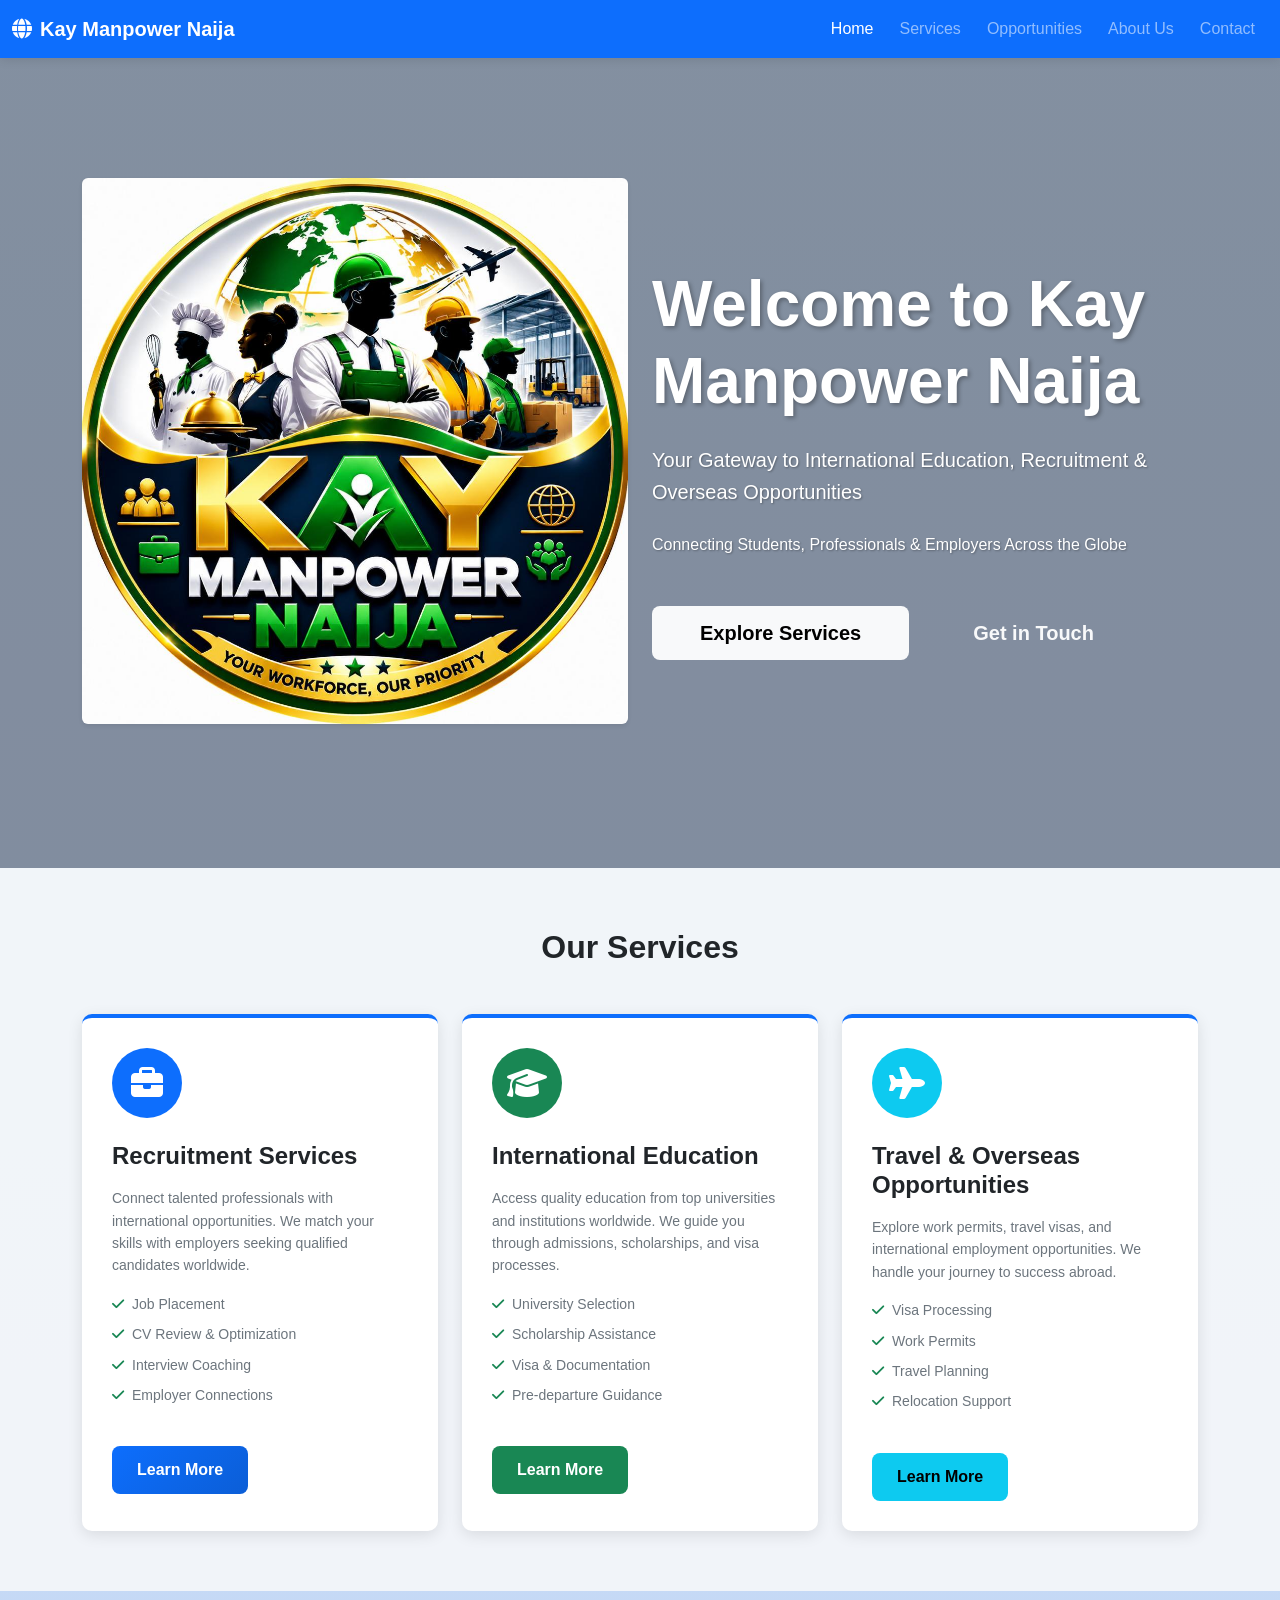
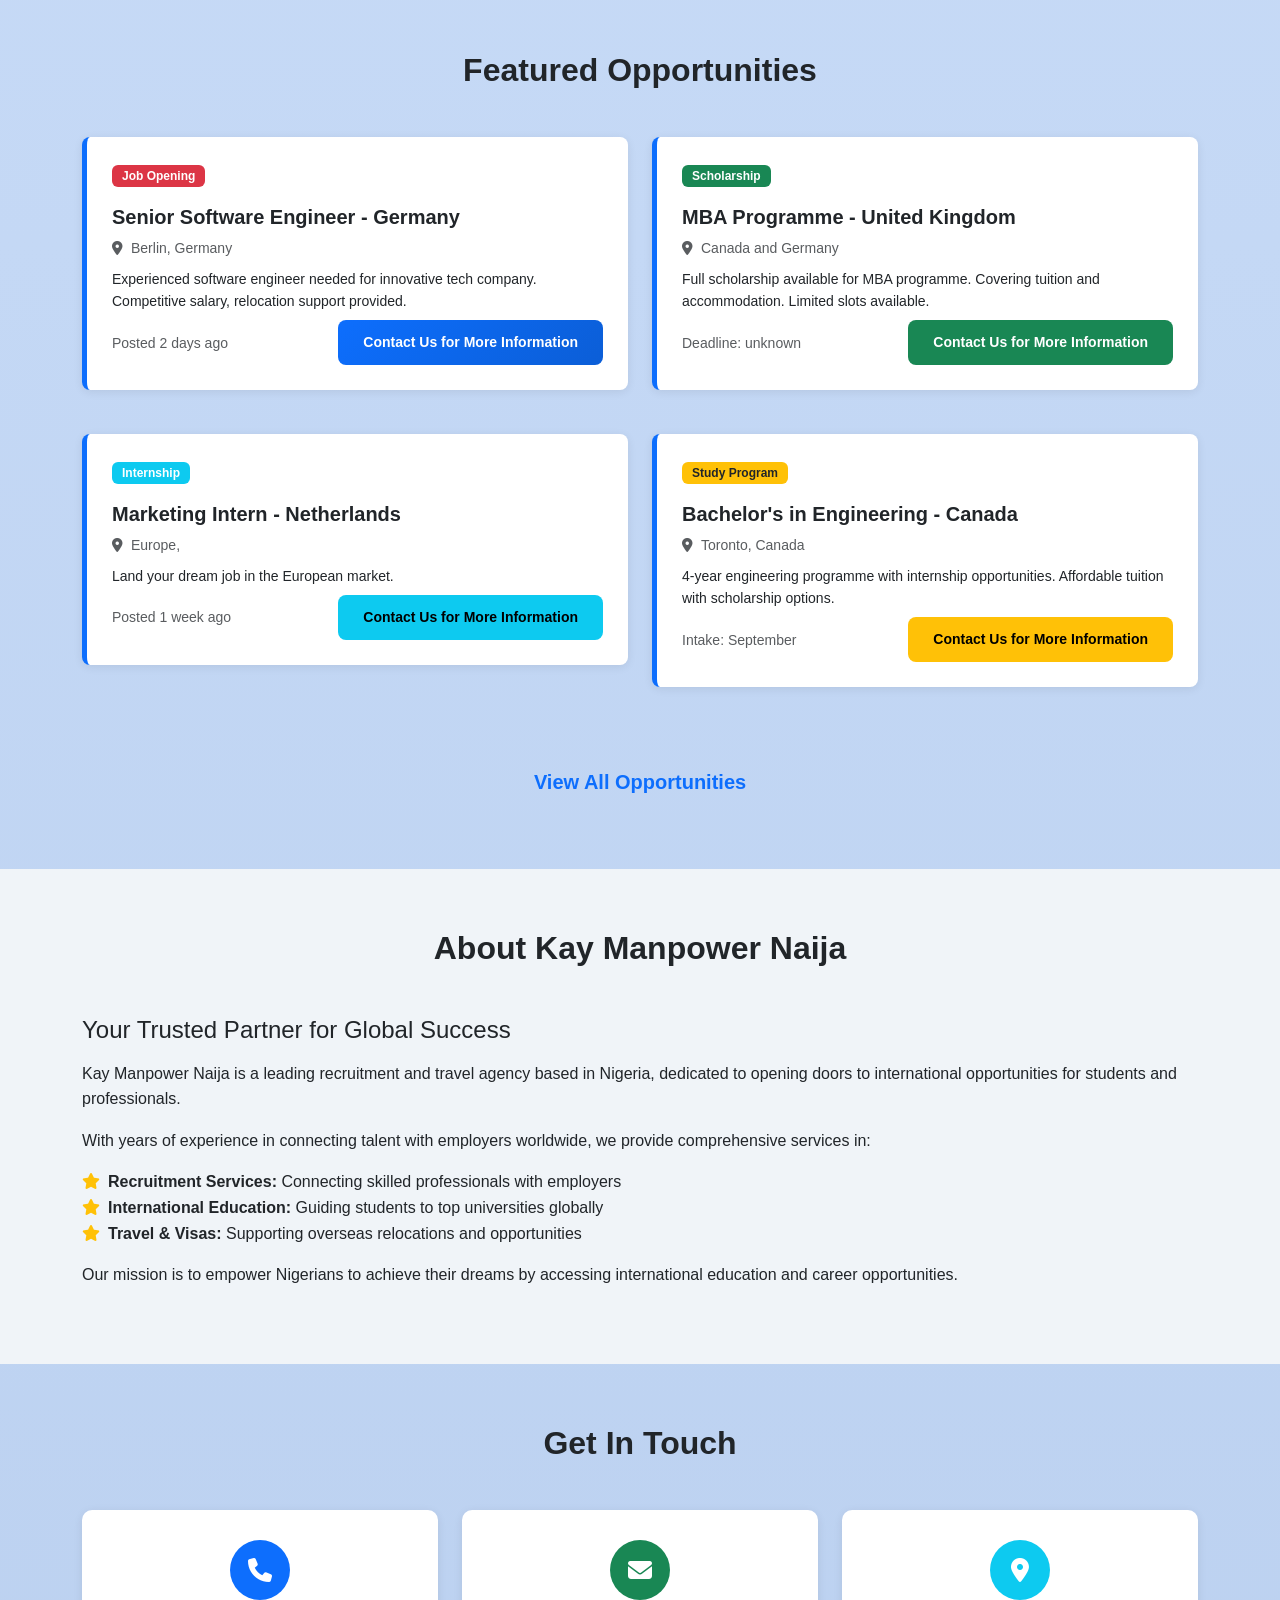
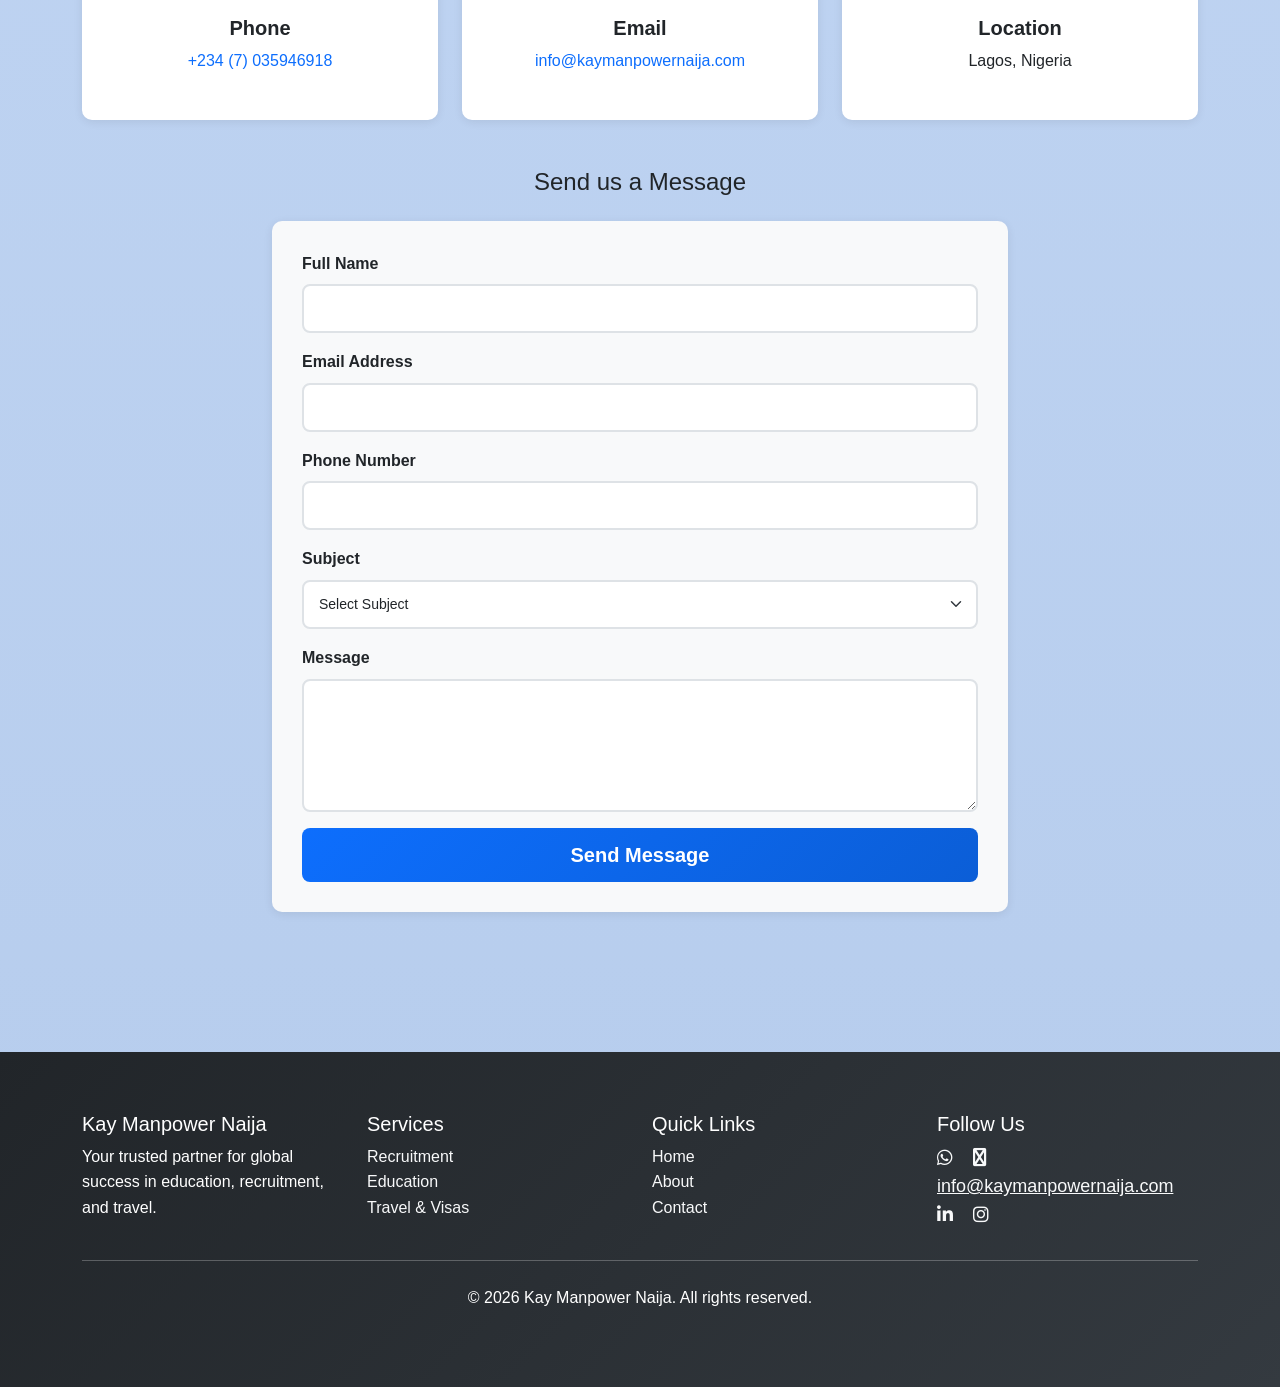
<file: index.html>
<!DOCTYPE html>
<html lang="en">
<head>
    <meta charset="UTF-8">
    <meta name="viewport" content="width=device-width, initial-scale=1.0">
    <title>Kay Manpower Naija - Recruitment, Education & Travel Services</title>
    <link href="https://cdn.jsdelivr.net/npm/bootstrap@5.3.0/dist/css/bootstrap.min.css" rel="stylesheet">
    <link rel="stylesheet" href="https://cdnjs.cloudflare.com/ajax/libs/font-awesome/6.4.0/css/all.min.css">
    <link rel="stylesheet" href="assets/css/style.css">
</head>
<body>
    <!-- Navigation -->
    <nav class="navbar navbar-expand-lg navbar-dark bg-primary sticky-top">
        <div class="container-fluid">
            <a class="navbar-brand fw-bold" href="#home">
                <i class="fas fa-globe me-2"></i>Kay Manpower Naija
            </a>
            <button class="navbar-toggler" type="button" data-bs-toggle="collapse" data-bs-target="#navbarNav">
                <span class="navbar-toggler-icon"></span>
            </button>
            <div class="collapse navbar-collapse" id="navbarNav">
                <ul class="navbar-nav ms-auto">
                    <li class="nav-item"><a class="nav-link" href="#home">Home</a></li>
                    <li class="nav-item"><a class="nav-link" href="#services">Services</a></li>
                    <li class="nav-item"><a class="nav-link" href="#opportunities">Opportunities</a></li>
                    <li class="nav-item"><a class="nav-link" href="#about">About Us</a></li>
                    <li class="nav-item"><a class="nav-link" href="#contact">Contact</a></li>
                </ul>
            </div>
        </div>
    </nav>

    <!-- Hero Section -->
    <section id="home" class="hero-section text-white py-5">
        <div class="container py-5">
            <div class="row align-items-center g-4">
                <div class="col-lg-6 text-center text-lg-start">
                    <img src="assets/logo-pic.jpeg" alt="Kay Manpower Naija" class="img-fluid rounded shadow-sm mb-4" style="max-width: 100%; height: auto;">
                </div>
                <div class="col-lg-6 text-center text-lg-start">
                    <h1 class="display-3 fw-bold mb-4">Welcome to Kay Manpower Naija</h1>
                    <p class="lead mb-4">Your Gateway to International Education, Recruitment & Overseas Opportunities</p>
                    <p class="mb-5">Connecting Students, Professionals & Employers Across the Globe</p>
                    <div class="d-flex gap-3 justify-content-center justify-content-lg-start flex-wrap">
                        <a href="#services" class="btn btn-light btn-lg px-5">Explore Services</a>
                        <a href="#contact" class="btn btn-outline-light btn-lg px-5">Get in Touch</a>
                    </div>
                </div>
            </div>
        </div>
    </section>
    <!-- Services Section -->
    <section id="services" class="services-section py-5 bg-light">
        <div class="container">
            <h2 class="text-center mb-5 fw-bold">Our Services</h2>
            <div class="row g-4">
                <!-- Recruitment Services -->
                <div class="col-md-4">
                    <div class="service-card h-100">
                        <div class="service-icon bg-primary">
                            <i class="fas fa-briefcase"></i>
                        </div>
                        <h4 class="mt-4 mb-3">Recruitment Services</h4>
                        <p>Connect talented professionals with international opportunities. We match your skills with employers seeking qualified candidates worldwide.</p>
                        <ul class="list-unstyled mt-3">
                            <li><i class="fas fa-check text-success me-2"></i>Job Placement</li>
                            <li><i class="fas fa-check text-success me-2"></i>CV Review & Optimization</li>
                            <li><i class="fas fa-check text-success me-2"></i>Interview Coaching</li>
                            <li><i class="fas fa-check text-success me-2"></i>Employer Connections</li>
                        </ul>
                        <a href="recruitment.html" class="btn btn-primary mt-4">Learn More</a>
                    </div>
                </div>

                <!-- International Education -->
                <div class="col-md-4">
                    <div class="service-card h-100">
                        <div class="service-icon bg-success">
                            <i class="fas fa-graduation-cap"></i>
                        </div>
                        <h4 class="mt-4 mb-3">International Education</h4>
                        <p>Access quality education from top universities and institutions worldwide. We guide you through admissions, scholarships, and visa processes.</p>
                        <ul class="list-unstyled mt-3">
                            <li><i class="fas fa-check text-success me-2"></i>University Selection</li>
                            <li><i class="fas fa-check text-success me-2"></i>Scholarship Assistance</li>
                            <li><i class="fas fa-check text-success me-2"></i>Visa & Documentation</li>
                            <li><i class="fas fa-check text-success me-2"></i>Pre-departure Guidance</li>
                        </ul>
                        <a href="education.html" class="btn btn-success mt-4">Learn More</a>
                    </div>
                </div>

                <!-- Travel & Overseas Opportunities -->
                <div class="col-md-4">
                    <div class="service-card h-100">
                        <div class="service-icon bg-info">
                            <i class="fas fa-plane"></i>
                        </div>
                        <h4 class="mt-4 mb-3">Travel & Overseas Opportunities</h4>
                        <p>Explore work permits, travel visas, and international employment opportunities. We handle your journey to success abroad.</p>
                        <ul class="list-unstyled mt-3">
                            <li><i class="fas fa-check text-success me-2"></i>Visa Processing</li>
                            <li><i class="fas fa-check text-success me-2"></i>Work Permits</li>
                            <li><i class="fas fa-check text-success me-2"></i>Travel Planning</li>
                            <li><i class="fas fa-check text-success me-2"></i>Relocation Support</li>
                        </ul>
                        <a href="travel.html" class="btn btn-info mt-4">Learn More</a>
                    </div>
                </div>
            </div>
        </div>
    </section>

    <!-- Opportunities Section -->
    <section id="opportunities" class="opportunities-section py-5">
        <div class="container">
            <h2 class="text-center mb-5 fw-bold">Featured Opportunities</h2>
            <div class="row g-4">
                <div class="col-md-6">
                    <div class="opportunity-card">
                        <span class="badge bg-danger mb-2">Job Opening</span>
                        <h5>Senior Software Engineer - Germany</h5>
                        <p class="text-muted"><i class="fas fa-map-marker-alt me-2"></i>Berlin, Germany</p>
                        <p>Experienced software engineer needed for innovative tech company. Competitive salary, relocation support provided.</p>
                        <div class="d-flex justify-content-between align-items-center">
                            <small class="text-muted">Posted 2 days ago</small>
                            <a href="#" class="btn btn-sm btn-primary">Contact Us for More Information</a>
                        </div>
                    </div>
                </div>
                <div class="col-md-6">
                    <div class="opportunity-card">
                        <span class="badge bg-success mb-2">Scholarship</span>
                        <h5>MBA Programme - United Kingdom</h5>
                        <p class="text-muted"><i class="fas fa-map-marker-alt me-2"></i>Canada and Germany</p>
                        <p>Full scholarship available for MBA programme. Covering tuition and accommodation. Limited slots available.</p>
                        <div class="d-flex justify-content-between align-items-center">
                            <small class="text-muted">Deadline: unknown</small>
                            <a href="#" class="btn btn-sm btn-success">Contact Us for More Information</a>
                        </div>
                    </div>
                </div>
                <div class="col-md-6">
                    <div class="opportunity-card">
                        <span class="badge bg-info mb-2">Internship</span>
                        <h5>Marketing Intern - Netherlands</h5>
                        <p class="text-muted"><i class="fas fa-map-marker-alt me-2"></i>Europe, </p>
                        <p>Land your dream job in the European market.</p>
                        <div class="d-flex justify-content-between align-items-center">
                            <small class="text-muted">Posted 1 week ago</small>
                            <a href="#" class="btn btn-sm btn-info">Contact Us for More Information</a>
                        </div>
                    </div>
                </div>
                <div class="col-md-6">
                    <div class="opportunity-card">
                        <span class="badge bg-warning text-dark mb-2">Study Program</span>
                        <h5>Bachelor's in Engineering - Canada</h5>
                        <p class="text-muted"><i class="fas fa-map-marker-alt me-2"></i>Toronto, Canada</p>
                        <p>4-year engineering programme with internship opportunities. Affordable tuition with scholarship options.</p>
                        <div class="d-flex justify-content-between align-items-center">
                            <small class="text-muted">Intake: September</small>
                            <a href="#" class="btn btn-sm btn-warning">Contact Us for More Information</a>
                        </div>
                    </div>
                </div>
            </div>
            <div class="text-center mt-5">
                <a href="opportunities.html" class="btn btn-lg btn-outline-primary">View All Opportunities</a>
            </div>
        </div>
    </section>

    <!-- About Us Section -->
    <section id="about" class="about-section py-5 bg-light">
        <div class="container">
            <h2 class="text-center mb-5 fw-bold">About Kay Manpower Naija</h2>
            <div class="row">
                <div class="col-12">
                    <h4 class="mb-3">Your Trusted Partner for Global Success</h4>
                    <p>Kay Manpower Naija is a leading recruitment and travel agency based in Nigeria, dedicated to opening doors to international opportunities for students and professionals.</p>
                    <p>With years of experience in connecting talent with employers worldwide, we provide comprehensive services in:</p>
                    <ul class="list-unstyled">
                        <li><i class="fas fa-star text-warning me-2"></i><strong>Recruitment Services:</strong> Connecting skilled professionals with employers</li>
                        <li><i class="fas fa-star text-warning me-2"></i><strong>International Education:</strong> Guiding students to top universities globally</li>
                        <li><i class="fas fa-star text-warning me-2"></i><strong>Travel & Visas:</strong> Supporting overseas relocations and opportunities</li>
                    </ul>
                    <p class="mt-3">Our mission is to empower Nigerians to achieve their dreams by accessing international education and career opportunities.</p>
                </div>
            </div>
        </div>
    </section>

    <!-- Contact Section -->
    <section id="contact" class="contact-section py-5">
        <div class="container">
            <h2 class="text-center mb-5 fw-bold">Get In Touch</h2>
            <div class="row g-4">
                <div class="col-md-4 text-center">
                    <div class="contact-card">
                        <div class="contact-icon bg-primary">
                            <i class="fas fa-phone"></i>
                        </div>
                        <h5 class="mt-3">Phone</h5>
                        <p><a href="tel:+2347035946918">+234 (7) 035946918</a></p>
                    </div>
                </div>
                <div class="col-md-4 text-center">
                    <div class="contact-card">
                        <div class="contact-icon bg-success">
                            <i class="fas fa-envelope"></i>
                        </div>
                        <h5 class="mt-3">Email</h5>
                        <p><a href="mailto:info@kaymanpowernaija.com">info@kaymanpowernaija.com</a></p>
                    </div>
                </div>
                <div class="col-md-4 text-center">
                    <div class="contact-card">
                        <div class="contact-icon bg-info">
                            <i class="fas fa-map-marker-alt"></i>
                        </div>
                        <h5 class="mt-3">Location</h5>
                        <p>Lagos, Nigeria</p>
                    </div>
                </div>
            </div>

            <!-- Contact Form -->
            <div class="row mt-5">
                <div class="col-md-8 mx-auto">
                    <h4 class="text-center mb-4">Send us a Message</h4>
                    <form class="contact-form">
                        <div class="mb-3">
                            <label for="name" class="form-label">Full Name</label>
                            <input type="text" class="form-control" id="name" required>
                        </div>
                        <div class="mb-3">
                            <label for="email" class="form-label">Email Address</label>
                            <input type="email" class="form-control" id="email" required>
                        </div>
                        <div class="mb-3">
                            <label for="phone" class="form-label">Phone Number</label>
                            <input type="tel" class="form-control" id="phone">
                        </div>
                        <div class="mb-3">
                            <label for="subject" class="form-label">Subject</label>
                            <select class="form-select" id="subject" required>
                                <option value="">Select Subject</option>
                                <option value="recruitment">Recruitment Services</option>
                                <option value="education">International Education</option>
                                <option value="travel">Travel & Visas</option>
                                <option value="other">Other</option>
                            </select>
                        </div>
                        <div class="mb-3">
                            <label for="message" class="form-label">Message</label>
                            <textarea class="form-control" id="message" rows="5" required></textarea>
                        </div>
                        <button type="submit" class="btn btn-primary btn-lg w-100">Send Message</button>
                    </form>
                </div>
            </div>
        </div>
    </section>

    <!-- Footer -->
    <footer class="footer bg-dark text-white py-5">
        <div class="container">
            <div class="row g-4">
                <div class="col-md-3">
                    <h5>Kay Manpower Naija</h5>
                    <p>Your trusted partner for global success in education, recruitment, and travel.</p>
                </div>
                <div class="col-md-3">
                    <h5>Services</h5>
                    <ul class="list-unstyled">
                        <li><a href="recruitment.html" class="text-decoration-none text-light">Recruitment</a></li>
                        <li><a href="education.html" class="text-decoration-none text-light">Education</a></li>
                        <li><a href="travel.html" class="text-decoration-none text-light">Travel & Visas</a></li>
                    </ul>
                </div>
                <div class="col-md-3">
                    <h5>Quick Links</h5>
                    <ul class="list-unstyled">
                        <li><a href="#home" class="text-decoration-none text-light">Home</a></li>
                        <li><a href="#about" class="text-decoration-none text-light">About</a></li>
                        <li><a href="#contact" class="text-decoration-none text-light">Contact</a></li>
                    </ul>
                </div>
                <div class="col-md-3">
                    <h5>Follow Us</h5>
                    <div class="social-links">
                        <a href="https://wa.me/2347035946918" class="text-light me-3"><i class="fab fa-whatsapp"></i></a>
                        <a href="mailto:info@kaymanpowernaija.com" class="text-light me-3"><i class="fab fa-envelope"></i>info@kaymanpowernaija.com</a>
                        <a href="#" class="text-light me-3"><i class="fab fa-linkedin-in"></i></a>
                        <a href="https://instagram.com " class="text-light"><i class="fab fa-instagram"></i></a>
                    </div>
                </div>
            </div>
            <hr class="my-4">
            <div class="text-center">
                <p>&copy; 2026 Kay Manpower Naija. All rights reserved.</p>
            </div>
        </div>
    </footer>

    <script src="https://cdn.jsdelivr.net/npm/bootstrap@5.3.0/dist/js/bootstrap.bundle.min.js"></script>
    <script src="assets/js/main.js"></script>
</body>
</html>
</file>
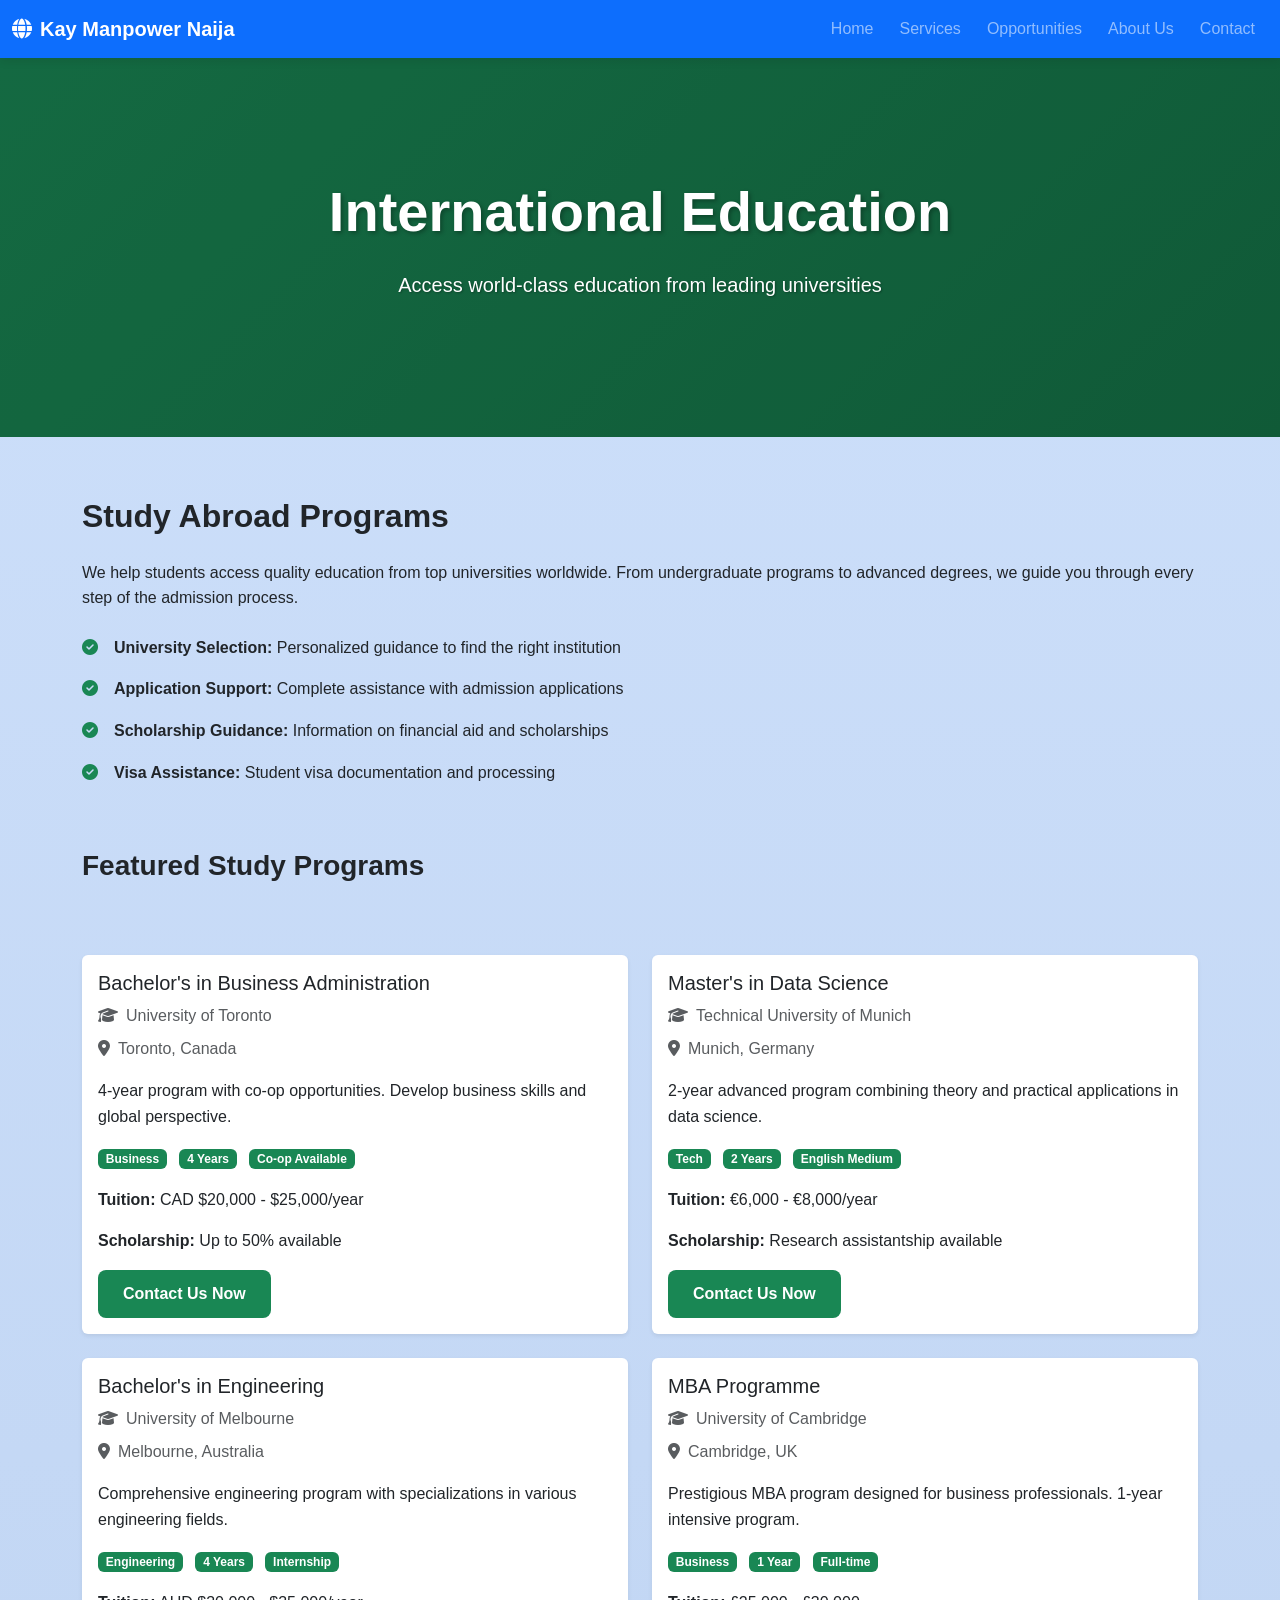
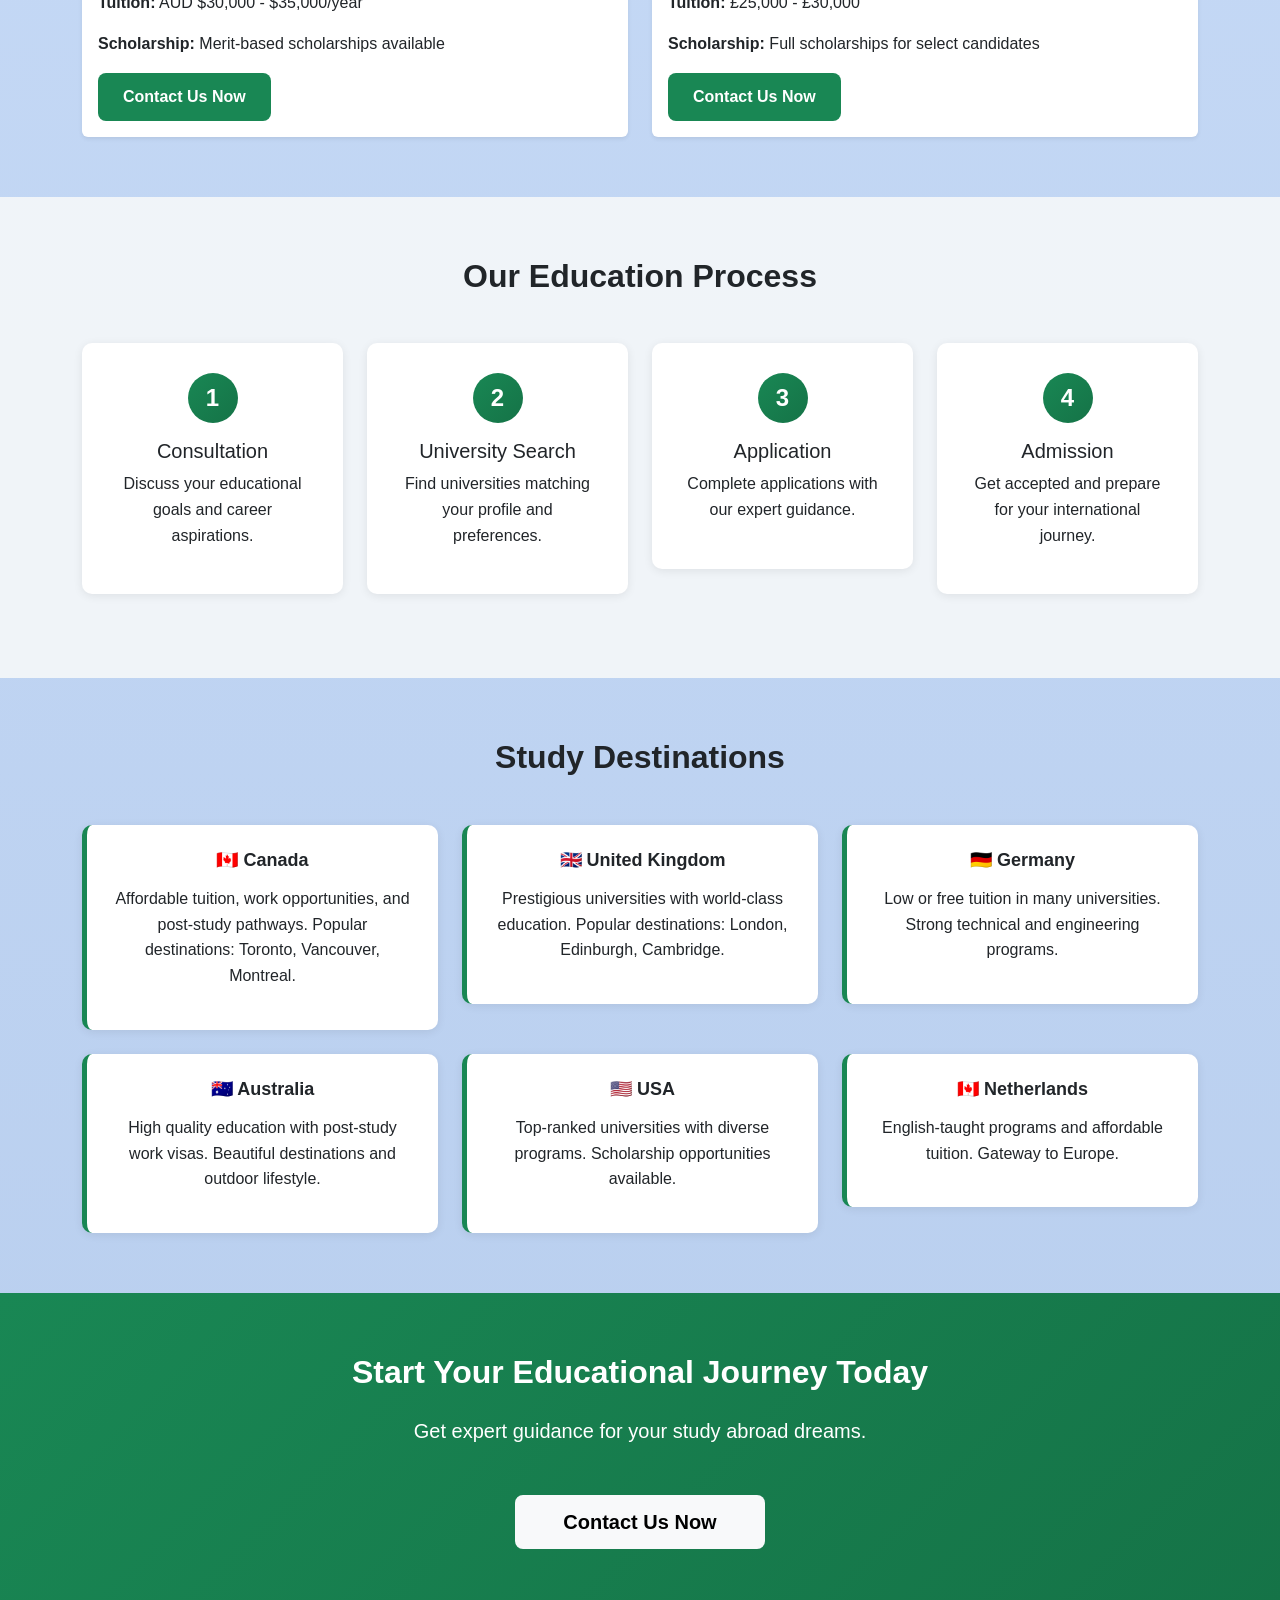
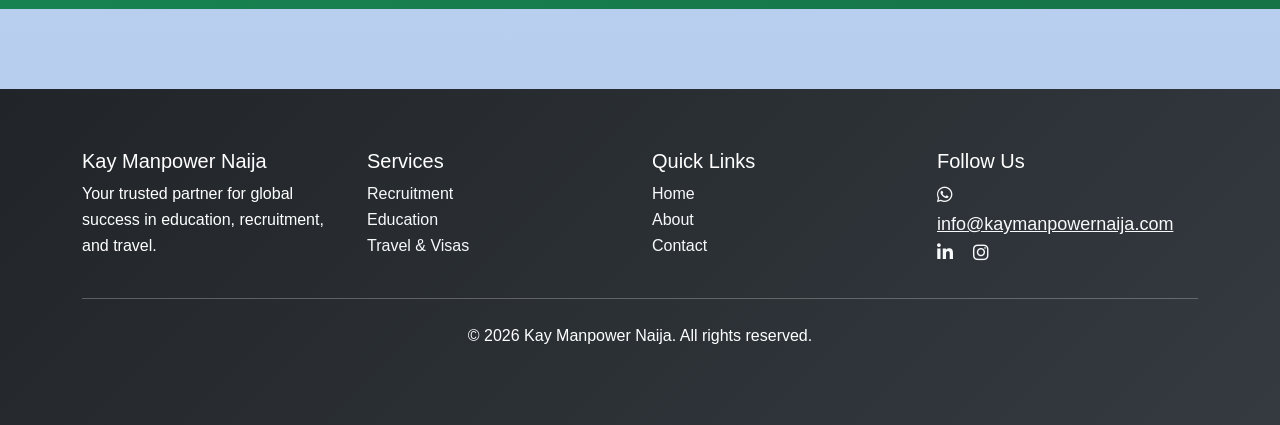
<file: education.html>
<!DOCTYPE html>
<html lang="en">
<head>
    <meta charset="UTF-8">
    <meta name="viewport" content="width=device-width, initial-scale=1.0">
    <title>International Education - Kay Manpower Naija</title>
    <link href="https://cdn.jsdelivr.net/npm/bootstrap@5.3.0/dist/css/bootstrap.min.css" rel="stylesheet">
    <link rel="stylesheet" href="https://cdnjs.cloudflare.com/ajax/libs/font-awesome/6.4.0/css/all.min.css">
    <link rel="stylesheet" href="assets/css/style.css">
</head>
<body>
    <!-- Navigation -->
    <nav class="navbar navbar-expand-lg navbar-dark bg-primary sticky-top">
        <div class="container-fluid">
            <a class="navbar-brand fw-bold" href="index.html">
                <i class="fas fa-globe me-2"></i>Kay Manpower Naija
            </a>
            <button class="navbar-toggler" type="button" data-bs-toggle="collapse" data-bs-target="#navbarNav">
                <span class="navbar-toggler-icon"></span>
            </button>
            <div class="collapse navbar-collapse" id="navbarNav">
                <ul class="navbar-nav ms-auto">
                    <li class="nav-item"><a class="nav-link" href="index.html#home">Home</a></li>
                    <li class="nav-item"><a class="nav-link active" href="index.html#services">Services</a></li>
                    <li class="nav-item"><a class="nav-link" href="index.html#opportunities">Opportunities</a></li>
                    <li class="nav-item"><a class="nav-link" href="index.html#about">About Us</a></li>
                    <li class="nav-item"><a class="nav-link" href="index.html#contact">Contact</a></li>
                </ul>
            </div>
        </div>
    </nav>

    <!-- Page Header -->
    <section class="hero-section text-white text-center py-5" style="background: linear-gradient(135deg, #198754 0%, #157347 100%); min-height: 300px;">
        <div class="container py-5">
            <h1 class="display-4 fw-bold mb-4">International Education</h1>
            <p class="lead">Access world-class education from leading universities</p>
        </div>
    </section>

    <!-- Service Details -->
    <section class="py-5">
        <div class="container">
            <div class="row mb-5">
                <div class="col-12">
                    <h2 class="fw-bold mb-4">Study Abroad Programs</h2>
                    <p>We help students access quality education from top universities worldwide. From undergraduate programs to advanced degrees, we guide you through every step of the admission process.</p>
                    <ul class="list-unstyled mt-4">
                        <li class="mb-3"><i class="fas fa-check-circle text-success me-3"></i><strong>University Selection:</strong> Personalized guidance to find the right institution</li>
                        <li class="mb-3"><i class="fas fa-check-circle text-success me-3"></i><strong>Application Support:</strong> Complete assistance with admission applications</li>
                        <li class="mb-3"><i class="fas fa-check-circle text-success me-3"></i><strong>Scholarship Guidance:</strong> Information on financial aid and scholarships</li>
                        <li class="mb-3"><i class="fas fa-check-circle text-success me-3"></i><strong>Visa Assistance:</strong> Student visa documentation and processing</li>
                    </ul>
                </div>
                
            </div>

            <!-- Featured Programs -->
            <div class="row my-5">
                <div class="col-12">
                    <h3 class="fw-bold mb-4">Featured Study Programs</h3>
                </div>
            </div>

            <div class="row g-4">
                <div class="col-md-6">
                    <div class="card h-100 border-0 shadow-sm">
                        <div class="card-body">
                            <h5 class="card-title">Bachelor's in Business Administration</h5>
                            <p class="text-muted mb-2"><i class="fas fa-graduation-cap me-2"></i>University of Toronto</p>
                            <p class="text-muted mb-3"><i class="fas fa-map-marker-alt me-2"></i>Toronto, Canada</p>
                            <p class="card-text">4-year program with co-op opportunities. Develop business skills and global perspective.</p>
                            <div class="mb-3">
                                <span class="badge bg-success me-2">Business</span>
                                <span class="badge bg-success me-2">4 Years</span>
                                <span class="badge bg-success">Co-op Available</span>
                            </div>
                            <p><strong>Tuition:</strong> CAD $20,000 - $25,000/year</p>
                            <p><strong>Scholarship:</strong> Up to 50% available</p>
                            <a href="#" class="btn btn-success">Contact Us Now</a>
                        </div>
                    </div>
                </div>

                <div class="col-md-6">
                    <div class="card h-100 border-0 shadow-sm">
                        <div class="card-body">
                            <h5 class="card-title">Master's in Data Science</h5>
                            <p class="text-muted mb-2"><i class="fas fa-graduation-cap me-2"></i>Technical University of Munich</p>
                            <p class="text-muted mb-3"><i class="fas fa-map-marker-alt me-2"></i>Munich, Germany</p>
                            <p class="card-text">2-year advanced program combining theory and practical applications in data science.</p>
                            <div class="mb-3">
                                <span class="badge bg-success me-2">Tech</span>
                                <span class="badge bg-success me-2">2 Years</span>
                                <span class="badge bg-success">English Medium</span>
                            </div>
                            <p><strong>Tuition:</strong> €6,000 - €8,000/year</p>
                            <p><strong>Scholarship:</strong> Research assistantship available</p>
                            <a href="#" class="btn btn-success">Contact Us Now</a>
                        </div>
                    </div>
                </div>

                <div class="col-md-6">
                    <div class="card h-100 border-0 shadow-sm">
                        <div class="card-body">
                            <h5 class="card-title">Bachelor's in Engineering</h5>
                            <p class="text-muted mb-2"><i class="fas fa-graduation-cap me-2"></i>University of Melbourne</p>
                            <p class="text-muted mb-3"><i class="fas fa-map-marker-alt me-2"></i>Melbourne, Australia</p>
                            <p class="card-text">Comprehensive engineering program with specializations in various engineering fields.</p>
                            <div class="mb-3">
                                <span class="badge bg-success me-2">Engineering</span>
                                <span class="badge bg-success me-2">4 Years</span>
                                <span class="badge bg-success">Internship</span>
                            </div>
                            <p><strong>Tuition:</strong> AUD $30,000 - $35,000/year</p>
                            <p><strong>Scholarship:</strong> Merit-based scholarships available</p>
                            <a href="#" class="btn btn-success">Contact Us Now</a>
                        </div>
                    </div>
                </div>

                <div class="col-md-6">
                    <div class="card h-100 border-0 shadow-sm">
                        <div class="card-body">
                            <h5 class="card-title">MBA Programme</h5>
                            <p class="text-muted mb-2"><i class="fas fa-graduation-cap me-2"></i>University of Cambridge</p>
                            <p class="text-muted mb-3"><i class="fas fa-map-marker-alt me-2"></i>Cambridge, UK</p>
                            <p class="card-text">Prestigious MBA program designed for business professionals. 1-year intensive program.</p>
                            <div class="mb-3">
                                <span class="badge bg-success me-2">Business</span>
                                <span class="badge bg-success me-2">1 Year</span>
                                <span class="badge bg-success">Full-time</span>
                            </div>
                            <p><strong>Tuition:</strong> £25,000 - £30,000</p>
                            <p><strong>Scholarship:</strong> Full scholarships for select candidates</p>
                            <a href="#" class="btn btn-success">Contact Us Now</a>
                        </div>
                    </div>
                </div>
            </div>
        </div>
    </section>

    <!-- Process Section -->
    <section class="py-5 bg-light">
        <div class="container">
            <h2 class="text-center fw-bold mb-5">Our Education Process</h2>
            <div class="row">
                <div class="col-md-3 text-center mb-4">
                    <div class="process-step">
                        <div class="step-number mb-3">1</div>
                        <h5>Consultation</h5>
                        <p>Discuss your educational goals and career aspirations.</p>
                    </div>
                </div>
                <div class="col-md-3 text-center mb-4">
                    <div class="process-step">
                        <div class="step-number mb-3">2</div>
                        <h5>University Search</h5>
                        <p>Find universities matching your profile and preferences.</p>
                    </div>
                </div>
                <div class="col-md-3 text-center mb-4">
                    <div class="process-step">
                        <div class="step-number mb-3">3</div>
                        <h5>Application</h5>
                        <p>Complete applications with our expert guidance.</p>
                    </div>
                </div>
                <div class="col-md-3 text-center mb-4">
                    <div class="process-step">
                        <div class="step-number mb-3">4</div>
                        <h5>Admission</h5>
                        <p>Get accepted and prepare for your international journey.</p>
                    </div>
                </div>
            </div>
        </div>
    </section>

    <!-- Destinations Section -->
    <section class="py-5">
        <div class="container">
            <h2 class="text-center fw-bold mb-5">Study Destinations</h2>
            <div class="row g-4">
                <div class="col-md-4">
                    <div class="destination-card">
                        <h5>🇨🇦 Canada</h5>
                        <p>Affordable tuition, work opportunities, and post-study pathways. Popular destinations: Toronto, Vancouver, Montreal.</p>
                    </div>
                </div>
                <div class="col-md-4">
                    <div class="destination-card">
                        <h5>🇬🇧 United Kingdom</h5>
                        <p>Prestigious universities with world-class education. Popular destinations: London, Edinburgh, Cambridge.</p>
                    </div>
                </div>
                <div class="col-md-4">
                    <div class="destination-card">
                        <h5>🇩🇪 Germany</h5>
                        <p>Low or free tuition in many universities. Strong technical and engineering programs.</p>
                    </div>
                </div>
                <div class="col-md-4">
                    <div class="destination-card">
                        <h5>🇦🇺 Australia</h5>
                        <p>High quality education with post-study work visas. Beautiful destinations and outdoor lifestyle.</p>
                    </div>
                </div>
                <div class="col-md-4">
                    <div class="destination-card">
                        <h5>🇺🇸 USA</h5>
                        <p>Top-ranked universities with diverse programs. Scholarship opportunities available.</p>
                    </div>
                </div>
                <div class="col-md-4">
                    <div class="destination-card">
                        <h5>🇨🇦 Netherlands</h5>
                        <p>English-taught programs and affordable tuition. Gateway to Europe.</p>
                    </div>
                </div>
            </div>
        </div>
    </section>

    <!-- CTA Section -->
    <section class="py-5" style="background: linear-gradient(135deg, #198754 0%, #157347 100%); color: white;">
        <div class="container text-center">
            <h2 class="fw-bold mb-4">Start Your Educational Journey Today</h2>
            <p class="lead mb-5">Get expert guidance for your study abroad dreams.</p>
            <a href="index.html#contact" class="btn btn-light btn-lg px-5">Contact Us Now</a>
        </div>
    </section>

    <!-- Footer -->
    <footer class="footer bg-dark text-white py-5">
        <div class="container">
            <div class="row g-4">
                <div class="col-md-3">
                    <h5>Kay Manpower Naija</h5>
                    <p>Your trusted partner for global success in education, recruitment, and travel.</p>
                </div>
                <div class="col-md-3">
                    <h5>Services</h5>
                    <ul class="list-unstyled">
                        <li><a href="recruitment.html" class="text-decoration-none text-light">Recruitment</a></li>
                        <li><a href="#" class="text-decoration-none text-light">Education</a></li>
                        <li><a href="travel.html" class="text-decoration-none text-light">Travel & Visas</a></li>
                    </ul>
                </div>
                <div class="col-md-3">
                    <h5>Quick Links</h5>
                    <ul class="list-unstyled">
                        <li><a href="index.html" class="text-decoration-none text-light">Home</a></li>
                        <li><a href="index.html#about" class="text-decoration-none text-light">About</a></li>
                        <li><a href="index.html#contact" class="text-decoration-none text-light">Contact</a></li>
                    </ul>
                </div>
                <div class="col-md-3">
                    <h5>Follow Us</h5>
                    <div class="social-links">
                        <a href="https://wa.me/2347035946918" class="text-light me-3"><i class="fab fa-whatsapp"></i></a>
                        <a href="mailto:info@kaymanpowernaija.com" class="text-light me-3"><i class="fab fa-envlope"></i>info@kaymanpowernaija.com</a>
                        <a href="" class="text-light me-3"><i class="fab fa-linkedin-in"></i></a>
                        <a href="https://instagram.com" class="text-light"><i class="fab fa-instagram"></i></a>
                    </div>
                </div>
            </div>
            <hr class="my-4">
            <div class="text-center">
                <p>&copy; 2026 Kay Manpower Naija. All rights reserved.</p>
            </div>
        </div>
    </footer>

    <style>
        .process-step {
            background: white;
            padding: 30px;
            border-radius: 10px;
            box-shadow: 0 2px 10px rgba(0, 0, 0, 0.08);
        }

        .step-number {
            width: 50px;
            height: 50px;
            background: linear-gradient(135deg, #198754 0%, #157347 100%);
            color: white;
            border-radius: 50%;
            display: flex;
            align-items: center;
            justify-content: center;
            font-size: 24px;
            font-weight: bold;
            margin: 0 auto;
        }

        .destination-card {
            background: white;
            padding: 25px;
            border-radius: 10px;
            box-shadow: 0 2px 10px rgba(0, 0, 0, 0.08);
            text-align: center;
            transition: all 0.3s ease;
            border-left: 5px solid #198754;
        }

        .destination-card:hover {
            transform: translateY(-5px);
            box-shadow: 0 5px 20px rgba(0, 0, 0, 0.12);
        }

        .destination-card h5 {
            font-weight: 600;
            font-size: 18px;
            margin-bottom: 15px;
        }
    </style>

    <script src="https://cdn.jsdelivr.net/npm/bootstrap@5.3.0/dist/js/bootstrap.bundle.min.js"></script>
    <script src="assets/js/main.js"></script>
</body>
</html>
</file>
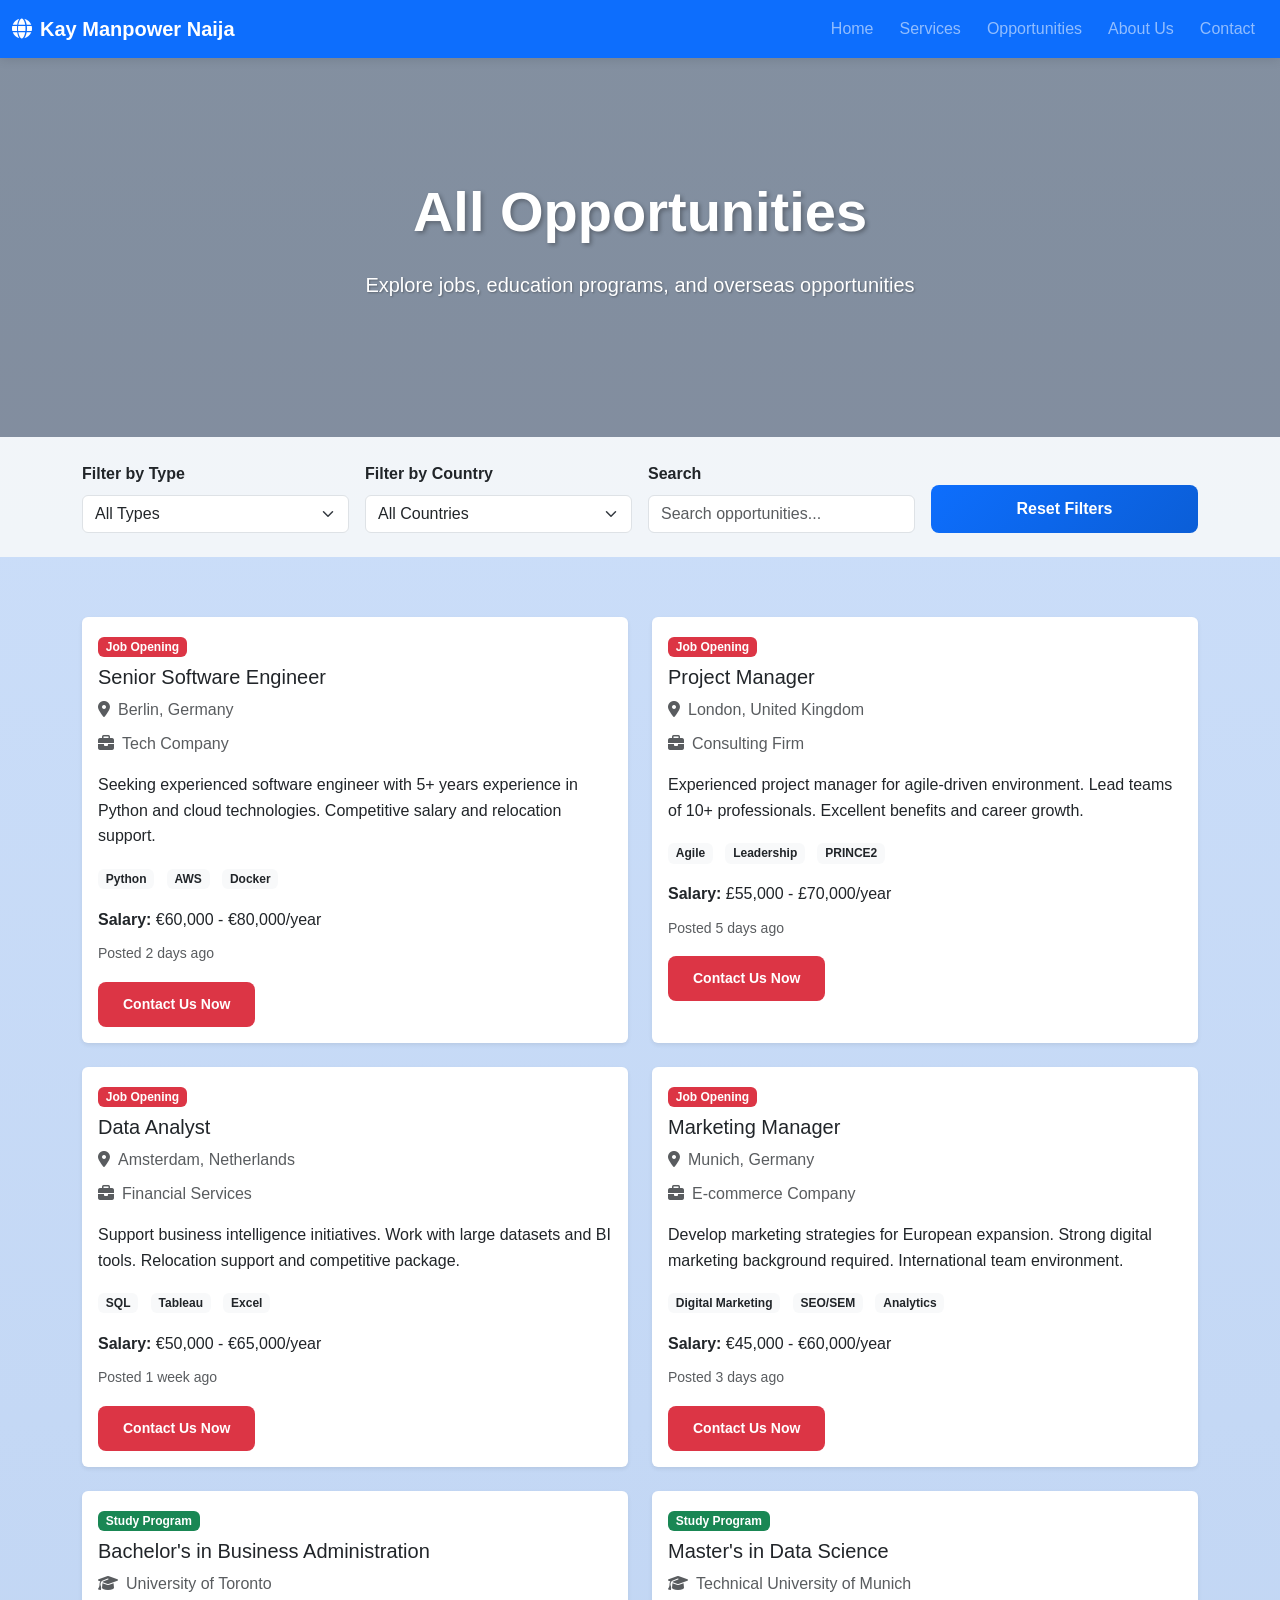
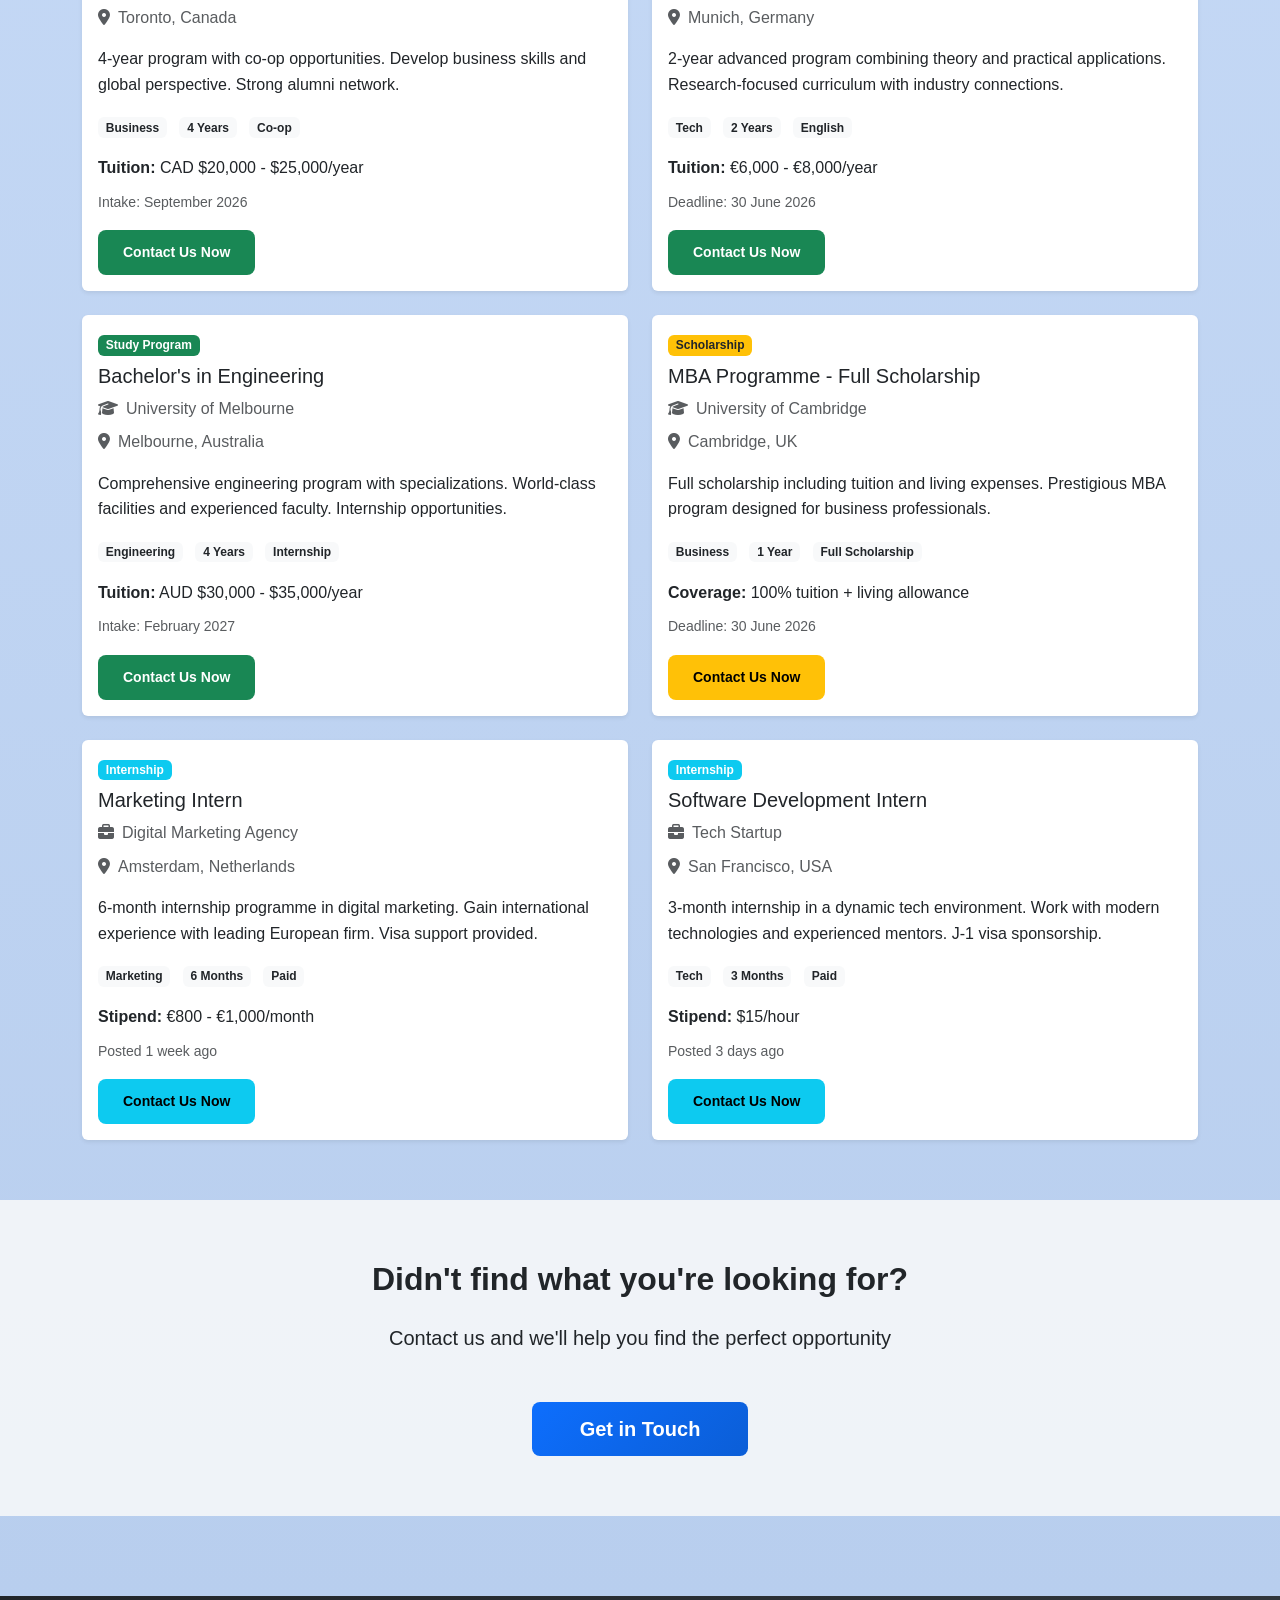
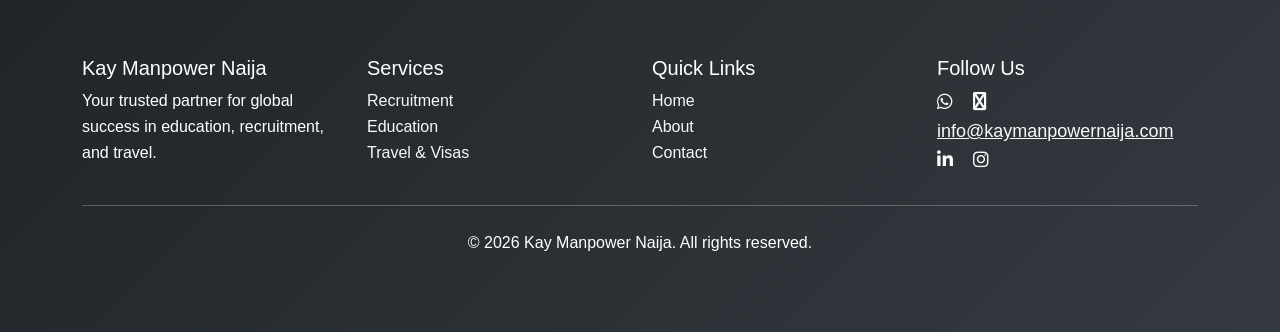
<file: opportunities.html>
<!DOCTYPE html>
<html lang="en">
<head>
    <meta charset="UTF-8">
    <meta name="viewport" content="width=device-width, initial-scale=1.0">
    <title>All Opportunities - Kay Manpower Naija</title>
    <link href="https://cdn.jsdelivr.net/npm/bootstrap@5.3.0/dist/css/bootstrap.min.css" rel="stylesheet">
    <link rel="stylesheet" href="https://cdnjs.cloudflare.com/ajax/libs/font-awesome/6.4.0/css/all.min.css">
    <link rel="stylesheet" href="assets/css/style.css">
</head>
<body>
    <!-- Navigation -->
    <nav class="navbar navbar-expand-lg navbar-dark bg-primary sticky-top">
        <div class="container-fluid">
            <a class="navbar-brand fw-bold" href="index.html">
                <i class="fas fa-globe me-2"></i>Kay Manpower Naija
            </a>
            <button class="navbar-toggler" type="button" data-bs-toggle="collapse" data-bs-target="#navbarNav">
                <span class="navbar-toggler-icon"></span>
            </button>
            <div class="collapse navbar-collapse" id="navbarNav">
                <ul class="navbar-nav ms-auto">
                    <li class="nav-item"><a class="nav-link" href="index.html#home">Home</a></li>
                    <li class="nav-item"><a class="nav-link" href="index.html#services">Services</a></li>
                    <li class="nav-item"><a class="nav-link active" href="#opportunities">Opportunities</a></li>
                    <li class="nav-item"><a class="nav-link" href="index.html#about">About Us</a></li>
                    <li class="nav-item"><a class="nav-link" href="index.html#contact">Contact</a></li>
                </ul>
            </div>
        </div>
    </nav>

    <!-- Page Header -->
    <section class="hero-section text-white text-center py-5" style="min-height: 300px;">
        <div class="container py-5">
            <h1 class="display-4 fw-bold mb-4">All Opportunities</h1>
            <p class="lead">Explore jobs, education programs, and overseas opportunities</p>
        </div>
    </section>

    <!-- Filter Section -->
    <section class="py-4 bg-light">
        <div class="container">
            <div class="row g-3 align-items-end">
                <div class="col-md-3">
                    <label class="form-label fw-bold">Filter by Type</label>
                    <select class="form-select" id="filterType">
                        <option value="">All Types</option>
                        <option value="job">Jobs</option>
                        <option value="education">Education</option>
                        <option value="internship">Internship</option>
                        <option value="scholarship">Scholarship</option>
                    </select>
                </div>
                <div class="col-md-3">
                    <label class="form-label fw-bold">Filter by Country</label>
                    <select class="form-select" id="filterCountry">
                        <option value="">All Countries</option>
                        <option value="Germany">Germany</option>
                        <option value="UK">United Kingdom</option>
                        <option value="Netherlands">Netherlands</option>
                        <option value="Canada">Canada</option>
                        <option value="Australia">Australia</option>
                        <option value="USA">USA</option>
                    </select>
                </div>
                <div class="col-md-3">
                    <label class="form-label fw-bold">Search</label>
                    <input type="text" class="form-control" id="searchInput" placeholder="Search opportunities...">
                </div>
                <div class="col-md-3">
                    <button class="btn btn-primary w-100" onclick="resetFilters()">Reset Filters</button>
                </div>
            </div>
        </div>
    </section>

    <!-- Opportunities Grid -->
    <section class="py-5">
        <div class="container">
            <div id="opportunitiesContainer" class="row g-4">
                <!-- Job Opportunities -->
                <div class="col-md-6 opportunity-item" data-type="job" data-country="Germany">
                    <div class="card h-100 border-0 shadow-sm">
                        <div class="card-body">
                            <span class="badge bg-danger mb-2">Job Opening</span>
                            <h5 class="card-title">Senior Software Engineer</h5>
                            <p class="text-muted mb-2"><i class="fas fa-map-marker-alt me-2"></i>Berlin, Germany</p>
                            <p class="text-muted mb-3"><i class="fas fa-briefcase me-2"></i>Tech Company</p>
                            <p class="card-text">Seeking experienced software engineer with 5+ years experience in Python and cloud technologies. Competitive salary and relocation support.</p>
                            <div class="mb-3">
                                <span class="badge bg-light text-dark me-2">Python</span>
                                <span class="badge bg-light text-dark me-2">AWS</span>
                                <span class="badge bg-light text-dark">Docker</span>
                            </div>
                            <p class="mb-2"><strong>Salary:</strong> €60,000 - €80,000/year</p>
                            <p class="text-muted mb-3"><small>Posted 2 days ago</small></p>
                            <a href="#" class="btn btn-danger btn-sm">Contact Us Now</a>
                        </div>
                    </div>
                </div>

                <div class="col-md-6 opportunity-item" data-type="job" data-country="UK">
                    <div class="card h-100 border-0 shadow-sm">
                        <div class="card-body">
                            <span class="badge bg-danger mb-2">Job Opening</span>
                            <h5 class="card-title">Project Manager</h5>
                            <p class="text-muted mb-2"><i class="fas fa-map-marker-alt me-2"></i>London, United Kingdom</p>
                            <p class="text-muted mb-3"><i class="fas fa-briefcase me-2"></i>Consulting Firm</p>
                            <p class="card-text">Experienced project manager for agile-driven environment. Lead teams of 10+ professionals. Excellent benefits and career growth.</p>
                            <div class="mb-3">
                                <span class="badge bg-light text-dark me-2">Agile</span>
                                <span class="badge bg-light text-dark me-2">Leadership</span>
                                <span class="badge bg-light text-dark">PRINCE2</span>
                            </div>
                            <p class="mb-2"><strong>Salary:</strong> £55,000 - £70,000/year</p>
                            <p class="text-muted mb-3"><small>Posted 5 days ago</small></p>
                            <a href="#" class="btn btn-danger btn-sm">Contact Us Now</a>
                        </div>
                    </div>
                </div>

                <div class="col-md-6 opportunity-item" data-type="job" data-country="Netherlands">
                    <div class="card h-100 border-0 shadow-sm">
                        <div class="card-body">
                            <span class="badge bg-danger mb-2">Job Opening</span>
                            <h5 class="card-title">Data Analyst</h5>
                            <p class="text-muted mb-2"><i class="fas fa-map-marker-alt me-2"></i>Amsterdam, Netherlands</p>
                            <p class="text-muted mb-3"><i class="fas fa-briefcase me-2"></i>Financial Services</p>
                            <p class="card-text">Support business intelligence initiatives. Work with large datasets and BI tools. Relocation support and competitive package.</p>
                            <div class="mb-3">
                                <span class="badge bg-light text-dark me-2">SQL</span>
                                <span class="badge bg-light text-dark me-2">Tableau</span>
                                <span class="badge bg-light text-dark">Excel</span>
                            </div>
                            <p class="mb-2"><strong>Salary:</strong> €50,000 - €65,000/year</p>
                            <p class="text-muted mb-3"><small>Posted 1 week ago</small></p>
                            <a href="#" class="btn btn-danger btn-sm">Contact Us Now</a>
                        </div>
                    </div>
                </div>

                <div class="col-md-6 opportunity-item" data-type="job" data-country="Germany">
                    <div class="card h-100 border-0 shadow-sm">
                        <div class="card-body">
                            <span class="badge bg-danger mb-2">Job Opening</span>
                            <h5 class="card-title">Marketing Manager</h5>
                            <p class="text-muted mb-2"><i class="fas fa-map-marker-alt me-2"></i>Munich, Germany</p>
                            <p class="text-muted mb-3"><i class="fas fa-briefcase me-2"></i>E-commerce Company</p>
                            <p class="card-text">Develop marketing strategies for European expansion. Strong digital marketing background required. International team environment.</p>
                            <div class="mb-3">
                                <span class="badge bg-light text-dark me-2">Digital Marketing</span>
                                <span class="badge bg-light text-dark me-2">SEO/SEM</span>
                                <span class="badge bg-light text-dark">Analytics</span>
                            </div>
                            <p class="mb-2"><strong>Salary:</strong> €45,000 - €60,000/year</p>
                            <p class="text-muted mb-3"><small>Posted 3 days ago</small></p>
                            <a href="#" class="btn btn-danger btn-sm">Contact Us Now</a>
                        </div>
                    </div>
                </div>

                <!-- Education Opportunities -->
                <div class="col-md-6 opportunity-item" data-type="education" data-country="Canada">
                    <div class="card h-100 border-0 shadow-sm">
                        <div class="card-body">
                            <span class="badge bg-success mb-2">Study Program</span>
                            <h5 class="card-title">Bachelor's in Business Administration</h5>
                            <p class="text-muted mb-2"><i class="fas fa-graduation-cap me-2"></i>University of Toronto</p>
                            <p class="text-muted mb-3"><i class="fas fa-map-marker-alt me-2"></i>Toronto, Canada</p>
                            <p class="card-text">4-year program with co-op opportunities. Develop business skills and global perspective. Strong alumni network.</p>
                            <div class="mb-3">
                                <span class="badge bg-light text-dark me-2">Business</span>
                                <span class="badge bg-light text-dark me-2">4 Years</span>
                                <span class="badge bg-light text-dark">Co-op</span>
                            </div>
                            <p class="mb-2"><strong>Tuition:</strong> CAD $20,000 - $25,000/year</p>
                            <p class="text-muted mb-3"><small>Intake: September 2026</small></p>
                            <a href="#" class="btn btn-success btn-sm">Contact Us Now</a>
                        </div>
                    </div>
                </div>

                <div class="col-md-6 opportunity-item" data-type="education" data-country="Germany">
                    <div class="card h-100 border-0 shadow-sm">
                        <div class="card-body">
                            <span class="badge bg-success mb-2">Study Program</span>
                            <h5 class="card-title">Master's in Data Science</h5>
                            <p class="text-muted mb-2"><i class="fas fa-graduation-cap me-2"></i>Technical University of Munich</p>
                            <p class="text-muted mb-3"><i class="fas fa-map-marker-alt me-2"></i>Munich, Germany</p>
                            <p class="card-text">2-year advanced program combining theory and practical applications. Research-focused curriculum with industry connections.</p>
                            <div class="mb-3">
                                <span class="badge bg-light text-dark me-2">Tech</span>
                                <span class="badge bg-light text-dark me-2">2 Years</span>
                                <span class="badge bg-light text-dark">English</span>
                            </div>
                            <p class="mb-2"><strong>Tuition:</strong> €6,000 - €8,000/year</p>
                            <p class="text-muted mb-3"><small>Deadline: 30 June 2026</small></p>
                            <a href="#" class="btn btn-success btn-sm">Contact Us Now</a>
                        </div>
                    </div>
                </div>

                <div class="col-md-6 opportunity-item" data-type="education" data-country="Australia">
                    <div class="card h-100 border-0 shadow-sm">
                        <div class="card-body">
                            <span class="badge bg-success mb-2">Study Program</span>
                            <h5 class="card-title">Bachelor's in Engineering</h5>
                            <p class="text-muted mb-2"><i class="fas fa-graduation-cap me-2"></i>University of Melbourne</p>
                            <p class="text-muted mb-3"><i class="fas fa-map-marker-alt me-2"></i>Melbourne, Australia</p>
                            <p class="card-text">Comprehensive engineering program with specializations. World-class facilities and experienced faculty. Internship opportunities.</p>
                            <div class="mb-3">
                                <span class="badge bg-light text-dark me-2">Engineering</span>
                                <span class="badge bg-light text-dark me-2">4 Years</span>
                                <span class="badge bg-light text-dark">Internship</span>
                            </div>
                            <p class="mb-2"><strong>Tuition:</strong> AUD $30,000 - $35,000/year</p>
                            <p class="text-muted mb-3"><small>Intake: February 2027</small></p>
                            <a href="#" class="btn btn-success btn-sm">Contact Us Now</a>
                        </div>
                    </div>
                </div>

                <div class="col-md-6 opportunity-item" data-type="scholarship" data-country="UK">
                    <div class="card h-100 border-0 shadow-sm">
                        <div class="card-body">
                            <span class="badge bg-warning text-dark mb-2">Scholarship</span>
                            <h5 class="card-title">MBA Programme - Full Scholarship</h5>
                            <p class="text-muted mb-2"><i class="fas fa-graduation-cap me-2"></i>University of Cambridge</p>
                            <p class="text-muted mb-3"><i class="fas fa-map-marker-alt me-2"></i>Cambridge, UK</p>
                            <p class="card-text">Full scholarship including tuition and living expenses. Prestigious MBA program designed for business professionals.</p>
                            <div class="mb-3">
                                <span class="badge bg-light text-dark me-2">Business</span>
                                <span class="badge bg-light text-dark me-2">1 Year</span>
                                <span class="badge bg-light text-dark">Full Scholarship</span>
                            </div>
                            <p class="mb-2"><strong>Coverage:</strong> 100% tuition + living allowance</p>
                            <p class="text-muted mb-3"><small>Deadline: 30 June 2026</small></p>
                            <a href="#" class="btn btn-warning btn-sm">Contact Us Now</a>
                        </div>
                    </div>
                </div>

                <!-- Internship Opportunities -->
                <div class="col-md-6 opportunity-item" data-type="internship" data-country="Netherlands">
                    <div class="card h-100 border-0 shadow-sm">
                        <div class="card-body">
                            <span class="badge bg-info mb-2">Internship</span>
                            <h5 class="card-title">Marketing Intern</h5>
                            <p class="text-muted mb-2"><i class="fas fa-briefcase me-2"></i>Digital Marketing Agency</p>
                            <p class="text-muted mb-3"><i class="fas fa-map-marker-alt me-2"></i>Amsterdam, Netherlands</p>
                            <p class="card-text">6-month internship programme in digital marketing. Gain international experience with leading European firm. Visa support provided.</p>
                            <div class="mb-3">
                                <span class="badge bg-light text-dark me-2">Marketing</span>
                                <span class="badge bg-light text-dark me-2">6 Months</span>
                                <span class="badge bg-light text-dark">Paid</span>
                            </div>
                            <p class="mb-2"><strong>Stipend:</strong> €800 - €1,000/month</p>
                            <p class="text-muted mb-3"><small>Posted 1 week ago</small></p>
                            <a href="#" class="btn btn-info btn-sm">Contact Us Now</a>
                        </div>
                    </div>
                </div>

                <div class="col-md-6 opportunity-item" data-type="internship" data-country="USA">
                    <div class="card h-100 border-0 shadow-sm">
                        <div class="card-body">
                            <span class="badge bg-info mb-2">Internship</span>
                            <h5 class="card-title">Software Development Intern</h5>
                            <p class="text-muted mb-2"><i class="fas fa-briefcase me-2"></i>Tech Startup</p>
                            <p class="text-muted mb-3"><i class="fas fa-map-marker-alt me-2"></i>San Francisco, USA</p>
                            <p class="card-text">3-month internship in a dynamic tech environment. Work with modern technologies and experienced mentors. J-1 visa sponsorship.</p>
                            <div class="mb-3">
                                <span class="badge bg-light text-dark me-2">Tech</span>
                                <span class="badge bg-light text-dark me-2">3 Months</span>
                                <span class="badge bg-light text-dark">Paid</span>
                            </div>
                            <p class="mb-2"><strong>Stipend:</strong> $15/hour</p>
                            <p class="text-muted mb-3"><small>Posted 3 days ago</small></p>
                            <a href="#" class="btn btn-info btn-sm">Contact Us Now</a>
                        </div>
                    </div>
                </div>
            </div>

            <!-- No Results Message -->
            <div id="noResults" class="text-center py-5" style="display: none;">
                <i class="fas fa-search fa-3x text-muted mb-3"></i>
                <h4 class="text-muted">No opportunities found</h4>
                <p class="text-muted">Try adjusting your filters or search terms</p>
            </div>
        </div>
    </section>

    <!-- CTA Section -->
    <section class="py-5 bg-light">
        <div class="container text-center">
            <h2 class="fw-bold mb-4">Didn't find what you're looking for?</h2>
            <p class="lead mb-5">Contact us and we'll help you find the perfect opportunity</p>
            <a href="index.html#contact" class="btn btn-primary btn-lg px-5">Get in Touch</a>
        </div>
    </section>

    <!-- Footer -->
    <footer class="footer bg-dark text-white py-5">
        <div class="container">
            <div class="row g-4">
                <div class="col-md-3">
                    <h5>Kay Manpower Naija</h5>
                    <p>Your trusted partner for global success in education, recruitment, and travel.</p>
                </div>
                <div class="col-md-3">
                    <h5>Services</h5>
                    <ul class="list-unstyled">
                        <li><a href="recruitment.html" class="text-decoration-none text-light">Recruitment</a></li>
                        <li><a href="education.html" class="text-decoration-none text-light">Education</a></li>
                        <li><a href="travel.html" class="text-decoration-none text-light">Travel & Visas</a></li>
                    </ul>
                </div>
                <div class="col-md-3">
                    <h5>Quick Links</h5>
                    <ul class="list-unstyled">
                        <li><a href="index.html" class="text-decoration-none text-light">Home</a></li>
                        <li><a href="index.html#about" class="text-decoration-none text-light">About</a></li>
                        <li><a href="index.html#contact" class="text-decoration-none text-light">Contact</a></li>
                    </ul>
                </div>
                <div class="col-md-3">
                    <h5>Follow Us</h5>
                    <div class="social-links">
                        <a href="https://wa.me/2347035946918" class="text-light me-3"><i class="fab fa-whatsapp"></i></a>
                        <a href="mailto:info@kaymanpowernaija.com" class="text-light me-3"><i class="fab fa-envelope"></i>info@kaymanpowernaija.com</a>
                        <a href="#" class="text-light me-3"><i class="fab fa-linkedin-in"></i></a>
                        <a href="https://instagram.com" class="text-light"><i class="fab fa-instagram"></i></a>
                    </div>
                </div>
            </div>
            <hr class="my-4">
            <div class="text-center">
                <p>&copy; 2026 Kay Manpower Naija. All rights reserved.</p>
            </div>
        </div>
    </footer>

    <script src="https://cdn.jsdelivr.net/npm/bootstrap@5.3.0/dist/js/bootstrap.bundle.min.js"></script>
    <script>
        // Filter functionality
        const filterType = document.getElementById('filterType');
        const filterCountry = document.getElementById('filterCountry');
        const searchInput = document.getElementById('searchInput');
        const opportunitiesContainer = document.getElementById('opportunitiesContainer');
        const noResults = document.getElementById('noResults');
        const items = document.querySelectorAll('.opportunity-item');

        function filterOpportunities() {
            const typeValue = filterType.value.toLowerCase();
            const countryValue = filterCountry.value.toLowerCase();
            const searchValue = searchInput.value.toLowerCase();
            let visibleCount = 0;

            items.forEach(item => {
                const itemType = item.dataset.type.toLowerCase();
                const itemCountry = item.dataset.country.toLowerCase();
                const itemText = item.innerText.toLowerCase();

                const typeMatch = !typeValue || itemType === typeValue;
                const countryMatch = !countryValue || itemCountry === countryValue;
                const searchMatch = !searchValue || itemText.includes(searchValue);

                if (typeMatch && countryMatch && searchMatch) {
                    item.style.display = '';
                    visibleCount++;
                } else {
                    item.style.display = 'none';
                }
            });

            noResults.style.display = visibleCount === 0 ? 'block' : 'none';
        }

        function resetFilters() {
            filterType.value = '';
            filterCountry.value = '';
            searchInput.value = '';
            filterOpportunities();
        }

        filterType.addEventListener('change', filterOpportunities);
        filterCountry.addEventListener('change', filterOpportunities);
        searchInput.addEventListener('input', filterOpportunities);
    </script>
    <script src="assets/js/main.js"></script>
</body>
</html>
</file>
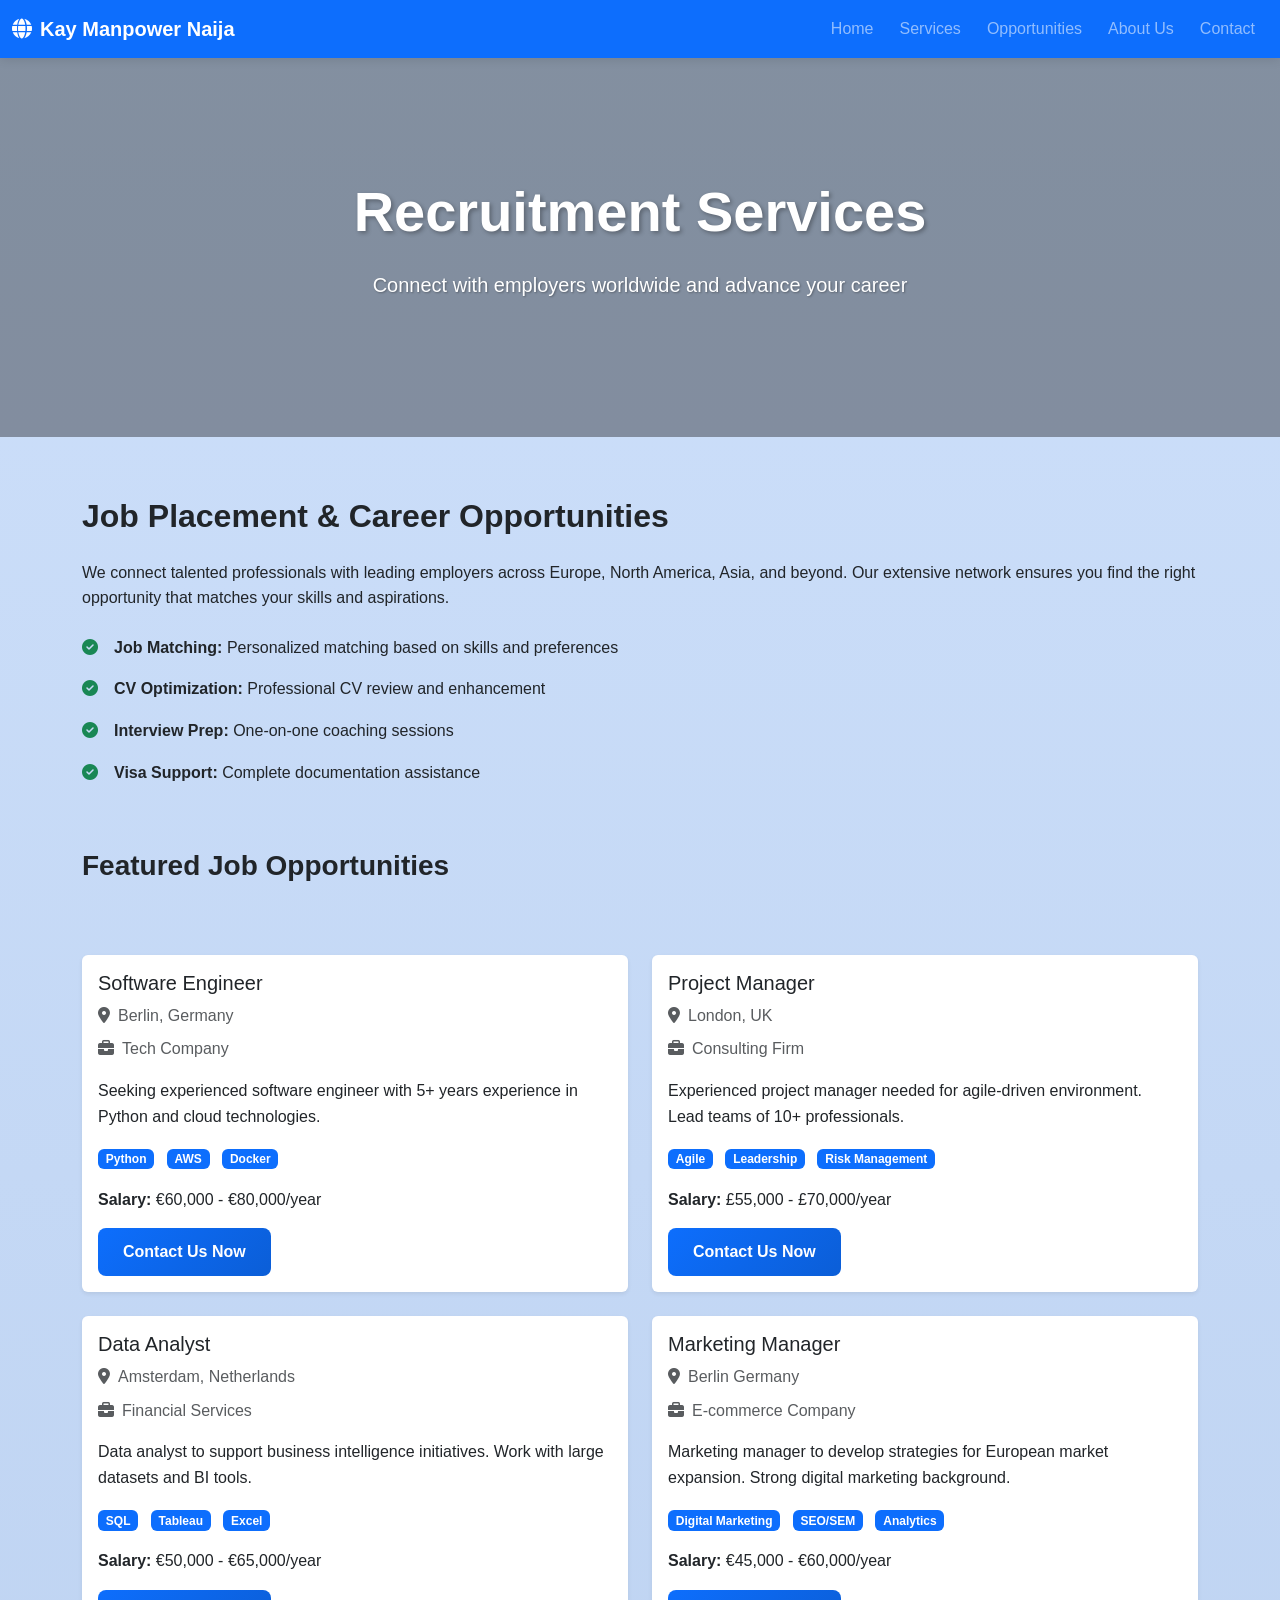
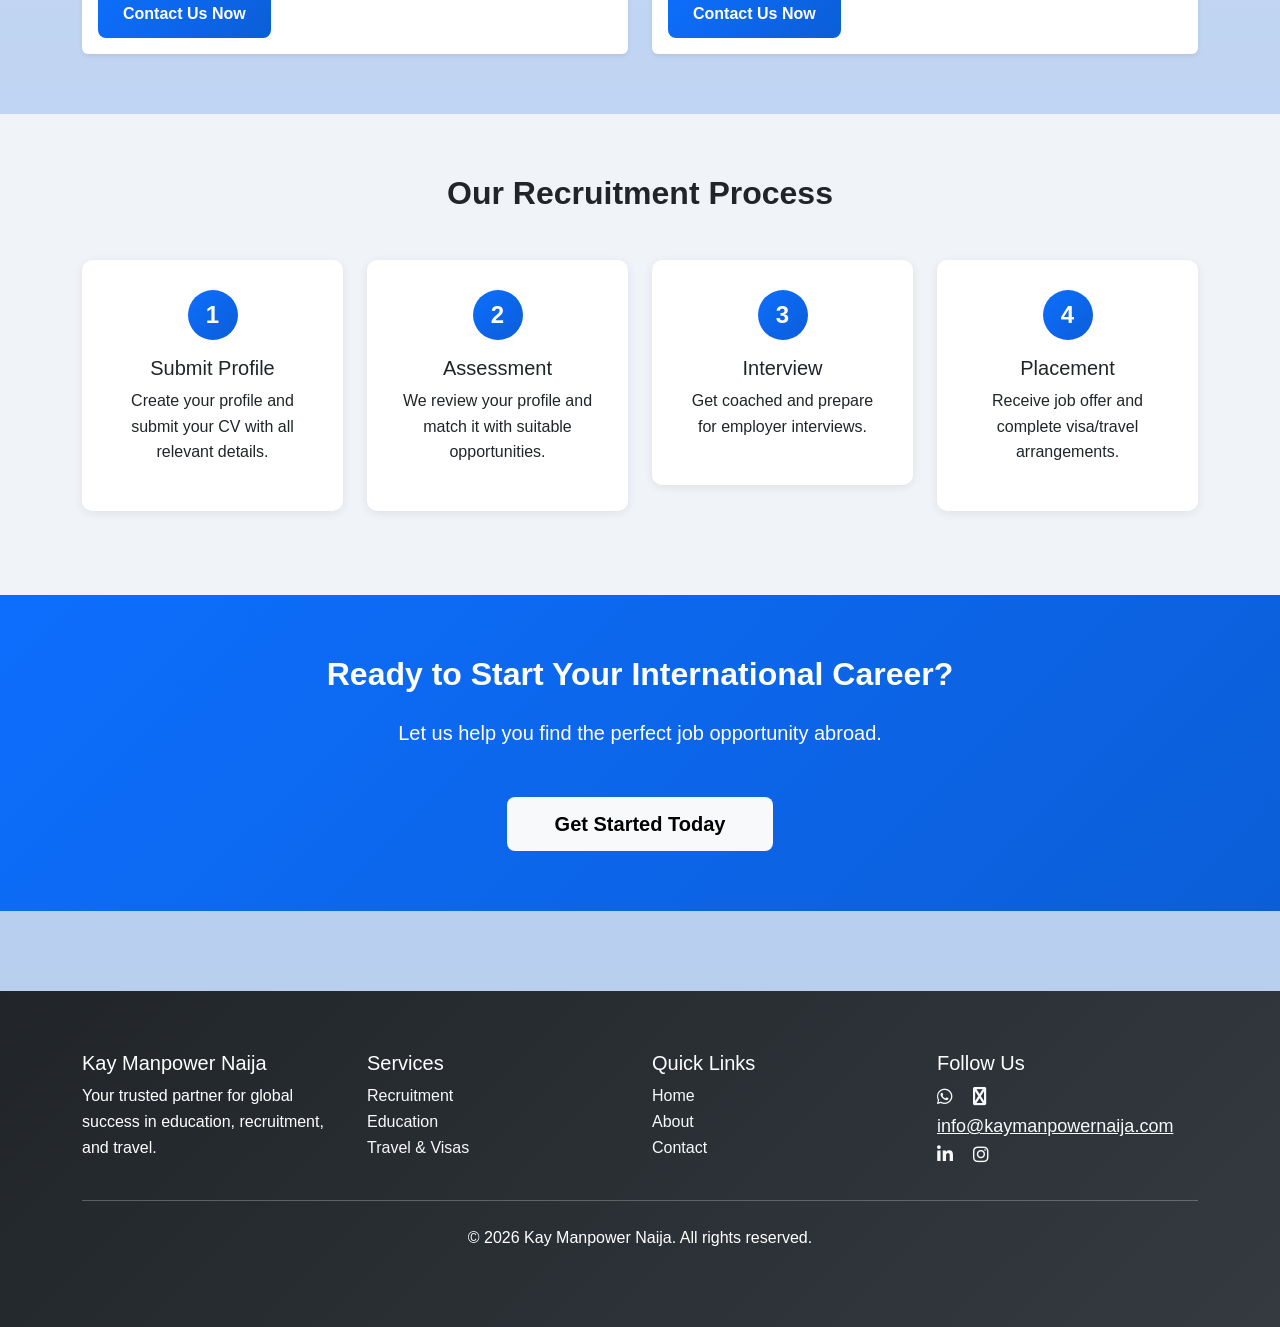
<file: recruitment.html>
<!DOCTYPE html>
<html lang="en">
<head>
    <meta charset="UTF-8">
    <meta name="viewport" content="width=device-width, initial-scale=1.0">
    <title>Recruitment Services - Kay Manpower Naija</title>
    <link href="https://cdn.jsdelivr.net/npm/bootstrap@5.3.0/dist/css/bootstrap.min.css" rel="stylesheet">
    <link rel="stylesheet" href="https://cdnjs.cloudflare.com/ajax/libs/font-awesome/6.4.0/css/all.min.css">
    <link rel="stylesheet" href="assets/css/style.css">
</head>
<body>
    <!-- Navigation -->
    <nav class="navbar navbar-expand-lg navbar-dark bg-primary sticky-top">
        <div class="container-fluid">
            <a class="navbar-brand fw-bold" href="index.html">
                <i class="fas fa-globe me-2"></i>Kay Manpower Naija
            </a>
            <button class="navbar-toggler" type="button" data-bs-toggle="collapse" data-bs-target="#navbarNav">
                <span class="navbar-toggler-icon"></span>
            </button>
            <div class="collapse navbar-collapse" id="navbarNav">
                <ul class="navbar-nav ms-auto">
                    <li class="nav-item"><a class="nav-link" href="index.html#home">Home</a></li>
                    <li class="nav-item"><a class="nav-link active" href="index.html#services">Services</a></li>
                    <li class="nav-item"><a class="nav-link" href="index.html#opportunities">Opportunities</a></li>
                    <li class="nav-item"><a class="nav-link" href="index.html#about">About Us</a></li>
                    <li class="nav-item"><a class="nav-link" href="index.html#contact">Contact</a></li>
                </ul>
            </div>
        </div>
    </nav>

    <!-- Page Header -->
    <section class="hero-section text-white text-center py-5" style="min-height: 300px;">
        <div class="container py-5">
            <h1 class="display-4 fw-bold mb-4">Recruitment Services</h1>
            <p class="lead">Connect with employers worldwide and advance your career</p>
        </div>
    </section>

    <!-- Service Details -->
    <section class="py-5">
        <div class="container">
            <div class="row mb-5">
                <div class="col-12">
                    <h2 class="fw-bold mb-4">Job Placement & Career Opportunities</h2>
                    <p>We connect talented professionals with leading employers across Europe, North America, Asia, and beyond. Our extensive network ensures you find the right opportunity that matches your skills and aspirations.</p>
                    <ul class="list-unstyled mt-4">
                        <li class="mb-3"><i class="fas fa-check-circle text-success me-3"></i><strong>Job Matching:</strong> Personalized matching based on skills and preferences</li>
                        <li class="mb-3"><i class="fas fa-check-circle text-success me-3"></i><strong>CV Optimization:</strong> Professional CV review and enhancement</li>
                        <li class="mb-3"><i class="fas fa-check-circle text-success me-3"></i><strong>Interview Prep:</strong> One-on-one coaching sessions</li>
                        <li class="mb-3"><i class="fas fa-check-circle text-success me-3"></i><strong>Visa Support:</strong> Complete documentation assistance</li>
                    </ul>
                </div>       
                
            </div>

            <!-- Featured Jobs -->
            <div class="row my-5">
                <div class="col-12">
                    <h3 class="fw-bold mb-4">Featured Job Opportunities</h3>
                </div>
            </div>

            <div class="row g-4">
                <div class="col-md-6">
                    <div class="card h-100 border-0 shadow-sm">
                        <div class="card-body">
                            <h5 class="card-title">Software Engineer</h5>
                            <p class="text-muted mb-2"><i class="fas fa-map-marker-alt me-2"></i>Berlin, Germany</p>
                            <p class="text-muted mb-3"><i class="fas fa-briefcase me-2"></i>Tech Company</p>
                            <p class="card-text">Seeking experienced software engineer with 5+ years experience in Python and cloud technologies.</p>
                            <div class="mb-3">
                                <span class="badge bg-primary me-2">Python</span>
                                <span class="badge bg-primary me-2">AWS</span>
                                <span class="badge bg-primary">Docker</span>
                            </div>
                            <p><strong>Salary:</strong> €60,000 - €80,000/year</p>
                            <a href="#" class="btn btn-primary">Contact Us Now</a>
                        </div>
                    </div>
                </div>

                <div class="col-md-6">
                    <div class="card h-100 border-0 shadow-sm">
                        <div class="card-body">
                            <h5 class="card-title">Project Manager</h5>
                            <p class="text-muted mb-2"><i class="fas fa-map-marker-alt me-2"></i>London, UK</p>
                            <p class="text-muted mb-3"><i class="fas fa-briefcase me-2"></i>Consulting Firm</p>
                            <p class="card-text">Experienced project manager needed for agile-driven environment. Lead teams of 10+ professionals.</p>
                            <div class="mb-3">
                                <span class="badge bg-primary me-2">Agile</span>
                                <span class="badge bg-primary me-2">Leadership</span>
                                <span class="badge bg-primary">Risk Management</span>
                            </div>
                            <p><strong>Salary:</strong> £55,000 - £70,000/year</p>
                            <a href="#" class="btn btn-primary">Contact Us Now</a>
                        </div>
                    </div>
                </div>

                <div class="col-md-6">
                    <div class="card h-100 border-0 shadow-sm">
                        <div class="card-body">
                            <h5 class="card-title">Data Analyst</h5>
                            <p class="text-muted mb-2"><i class="fas fa-map-marker-alt me-2"></i>Amsterdam, Netherlands</p>
                            <p class="text-muted mb-3"><i class="fas fa-briefcase me-2"></i>Financial Services</p>
                            <p class="card-text">Data analyst to support business intelligence initiatives. Work with large datasets and BI tools.</p>
                            <div class="mb-3">
                                <span class="badge bg-primary me-2">SQL</span>
                                <span class="badge bg-primary me-2">Tableau</span>
                                <span class="badge bg-primary">Excel</span>
                            </div>
                            <p><strong>Salary:</strong> €50,000 - €65,000/year</p>
                            <a href="#" class="btn btn-primary">Contact Us Now</a>
                        </div>
                    </div>
                </div>

                <div class="col-md-6">
                    <div class="card h-100 border-0 shadow-sm">
                        <div class="card-body">
                            <h5 class="card-title">Marketing Manager</h5>
                            <p class="text-muted mb-2"><i class="fas fa-map-marker-alt me-2"></i>Berlin Germany</p>
                            <p class="text-muted mb-3"><i class="fas fa-briefcase me-2"></i>E-commerce Company</p>
                            <p class="card-text">Marketing manager to develop strategies for European market expansion. Strong digital marketing background.</p>
                            <div class="mb-3">
                                <span class="badge bg-primary me-2">Digital Marketing</span>
                                <span class="badge bg-primary me-2">SEO/SEM</span>
                                <span class="badge bg-primary">Analytics</span>
                            </div>
                            <p><strong>Salary:</strong> €45,000 - €60,000/year</p>
                            <a href="#" class="btn btn-primary">Contact Us Now</a>
                        </div>
                    </div>
                </div>
            </div>
        </div>
    </section>

    <!-- Process Section -->
    <section class="py-5 bg-light">
        <div class="container">
            <h2 class="text-center fw-bold mb-5">Our Recruitment Process</h2>
            <div class="row">
                <div class="col-md-3 text-center mb-4">
                    <div class="process-step">
                        <div class="step-number mb-3">1</div>
                        <h5>Submit Profile</h5>
                        <p>Create your profile and submit your CV with all relevant details.</p>
                    </div>
                </div>
                <div class="col-md-3 text-center mb-4">
                    <div class="process-step">
                        <div class="step-number mb-3">2</div>
                        <h5>Assessment</h5>
                        <p>We review your profile and match it with suitable opportunities.</p>
                    </div>
                </div>
                <div class="col-md-3 text-center mb-4">
                    <div class="process-step">
                        <div class="step-number mb-3">3</div>
                        <h5>Interview</h5>
                        <p>Get coached and prepare for employer interviews.</p>
                    </div>
                </div>
                <div class="col-md-3 text-center mb-4">
                    <div class="process-step">
                        <div class="step-number mb-3">4</div>
                        <h5>Placement</h5>
                        <p>Receive job offer and complete visa/travel arrangements.</p>
                    </div>
                </div>
            </div>
        </div>
    </section>

    <!-- CTA Section -->
    <section class="py-5" style="background: linear-gradient(135deg, #0d6efd 0%, #0b5ed7 100%); color: white;">
        <div class="container text-center">
            <h2 class="fw-bold mb-4">Ready to Start Your International Career?</h2>
            <p class="lead mb-5">Let us help you find the perfect job opportunity abroad.</p>
            <a href="index.html#contact" class="btn btn-light btn-lg px-5">Get Started Today</a>
        </div>
    </section>

    <!-- Footer -->
    <footer class="footer bg-dark text-white py-5">
        <div class="container">
            <div class="row g-4">
                <div class="col-md-3">
                    <h5>Kay Manpower Naija</h5>
                    <p>Your trusted partner for global success in education, recruitment, and travel.</p>
                </div>
                <div class="col-md-3">
                    <h5>Services</h5>
                    <ul class="list-unstyled">
                        <li><a href="#" class="text-decoration-none text-light">Recruitment</a></li>
                        <li><a href="education.html" class="text-decoration-none text-light">Education</a></li>
                        <li><a href="travel.html" class="text-decoration-none text-light">Travel & Visas</a></li>
                    </ul>
                </div>
                <div class="col-md-3">
                    <h5>Quick Links</h5>
                    <ul class="list-unstyled">
                        <li><a href="index.html" class="text-decoration-none text-light">Home</a></li>
                        <li><a href="index.html#about" class="text-decoration-none text-light">About</a></li>
                        <li><a href="index.html#contact" class="text-decoration-none text-light">Contact</a></li>
                    </ul>
                </div>
                <div class="col-md-3">
                    <h5>Follow Us</h5>
                    <div class="social-links">
                        <a href="https://wa.me/2347035946918" class="text-light me-3"><i class="fab fa-whatsapp"></i></a>
                        <a href="mailto:info@kaymanpowernaija.com" class="text-light me-3"><i class="fab fa-envelope"></i>info@kaymanpowernaija.com</a>
                        <a href="#" class="text-light me-3"><i class="fab fa-linkedin-in"></i></a>
                        <a href="https://instagram.com" class="text-light"><i class="fab fa-instagram"></i></a>
                    </div>
                </div>
            </div>
            <hr class="my-4">
            <div class="text-center">
                <p>&copy; 2026 Kay Manpower Naija. All rights reserved.</p>
            </div>
        </div>
    </footer>

    <style>
        .process-step {
            background: white;
            padding: 30px;
            border-radius: 10px;
            box-shadow: 0 2px 10px rgba(0, 0, 0, 0.08);
        }

        .step-number {
            width: 50px;
            height: 50px;
            background: linear-gradient(135deg, #0d6efd 0%, #0b5ed7 100%);
            color: white;
            border-radius: 50%;
            display: flex;
            align-items: center;
            justify-content: center;
            font-size: 24px;
            font-weight: bold;
            margin: 0 auto;
        }
    </style>

    <script src="https://cdn.jsdelivr.net/npm/bootstrap@5.3.0/dist/js/bootstrap.bundle.min.js"></script>
    <script src="assets/js/main.js"></script>
</body>
</html>
</file>
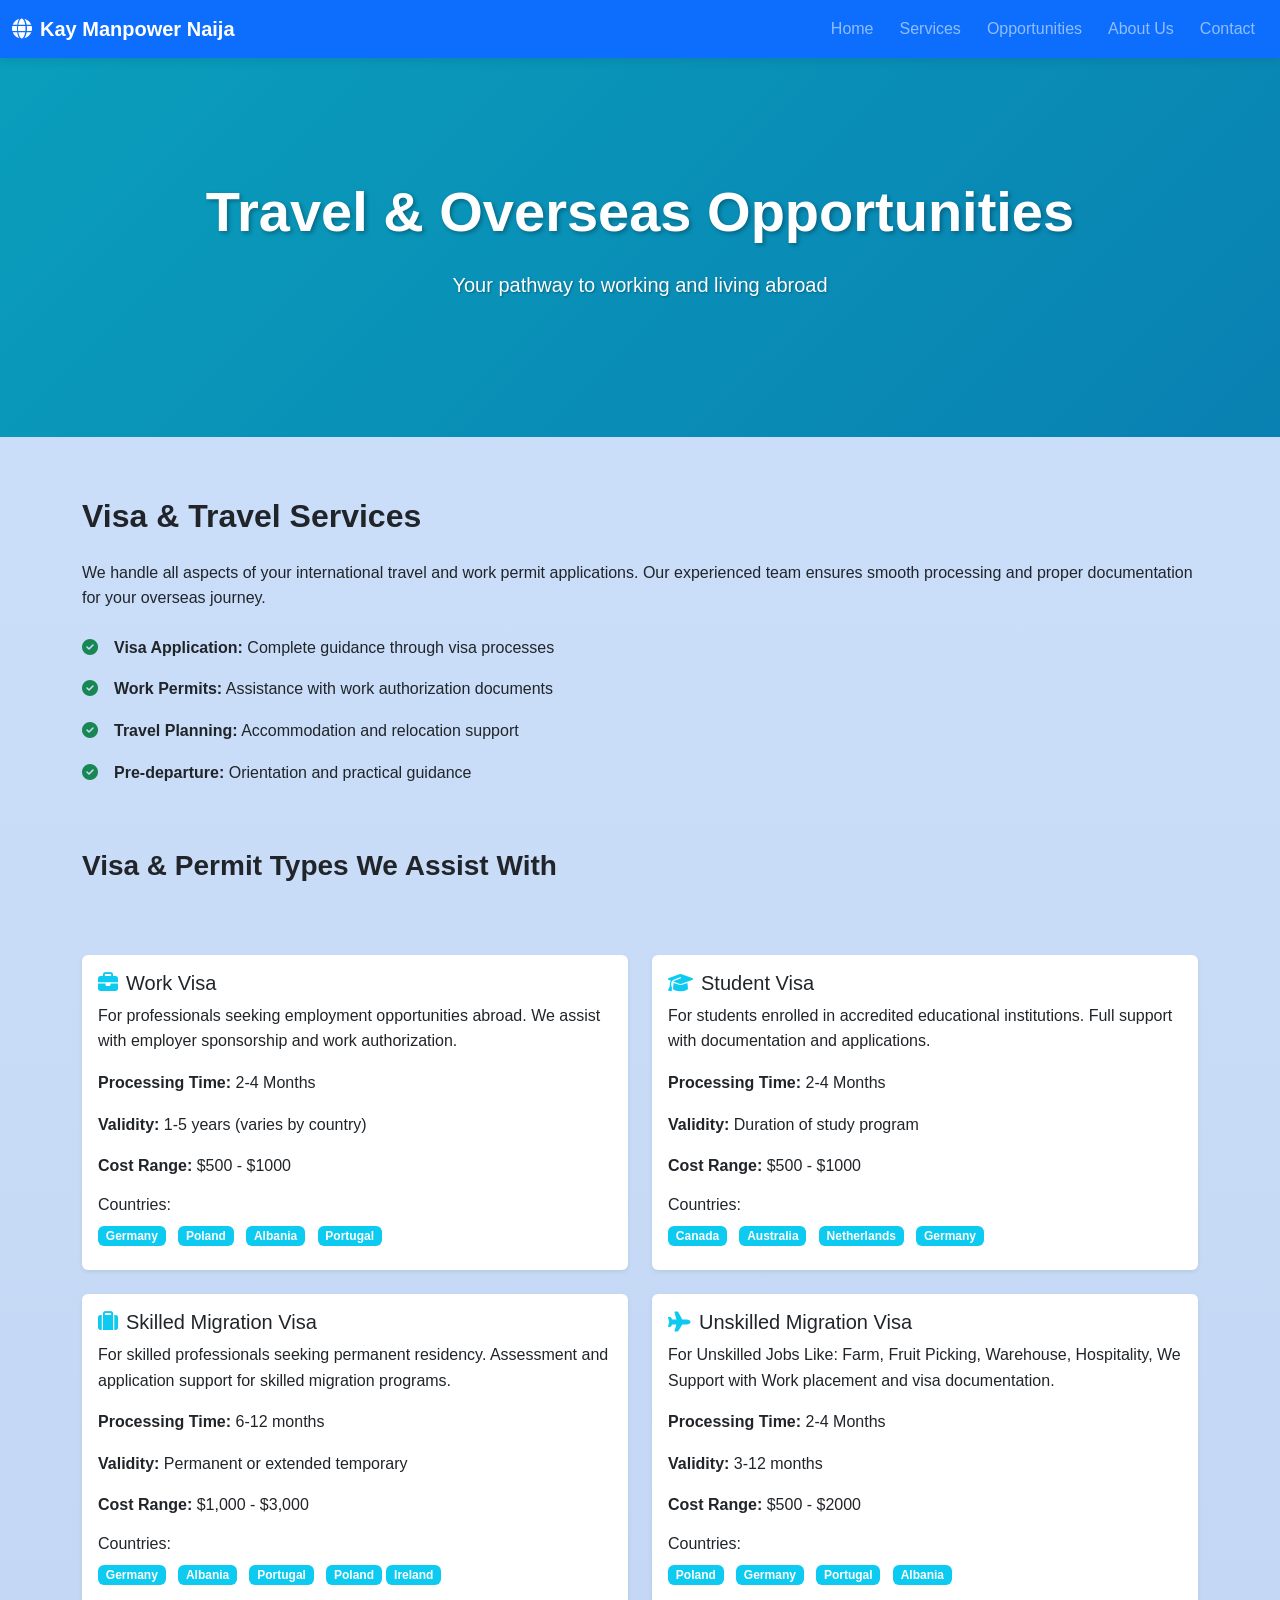
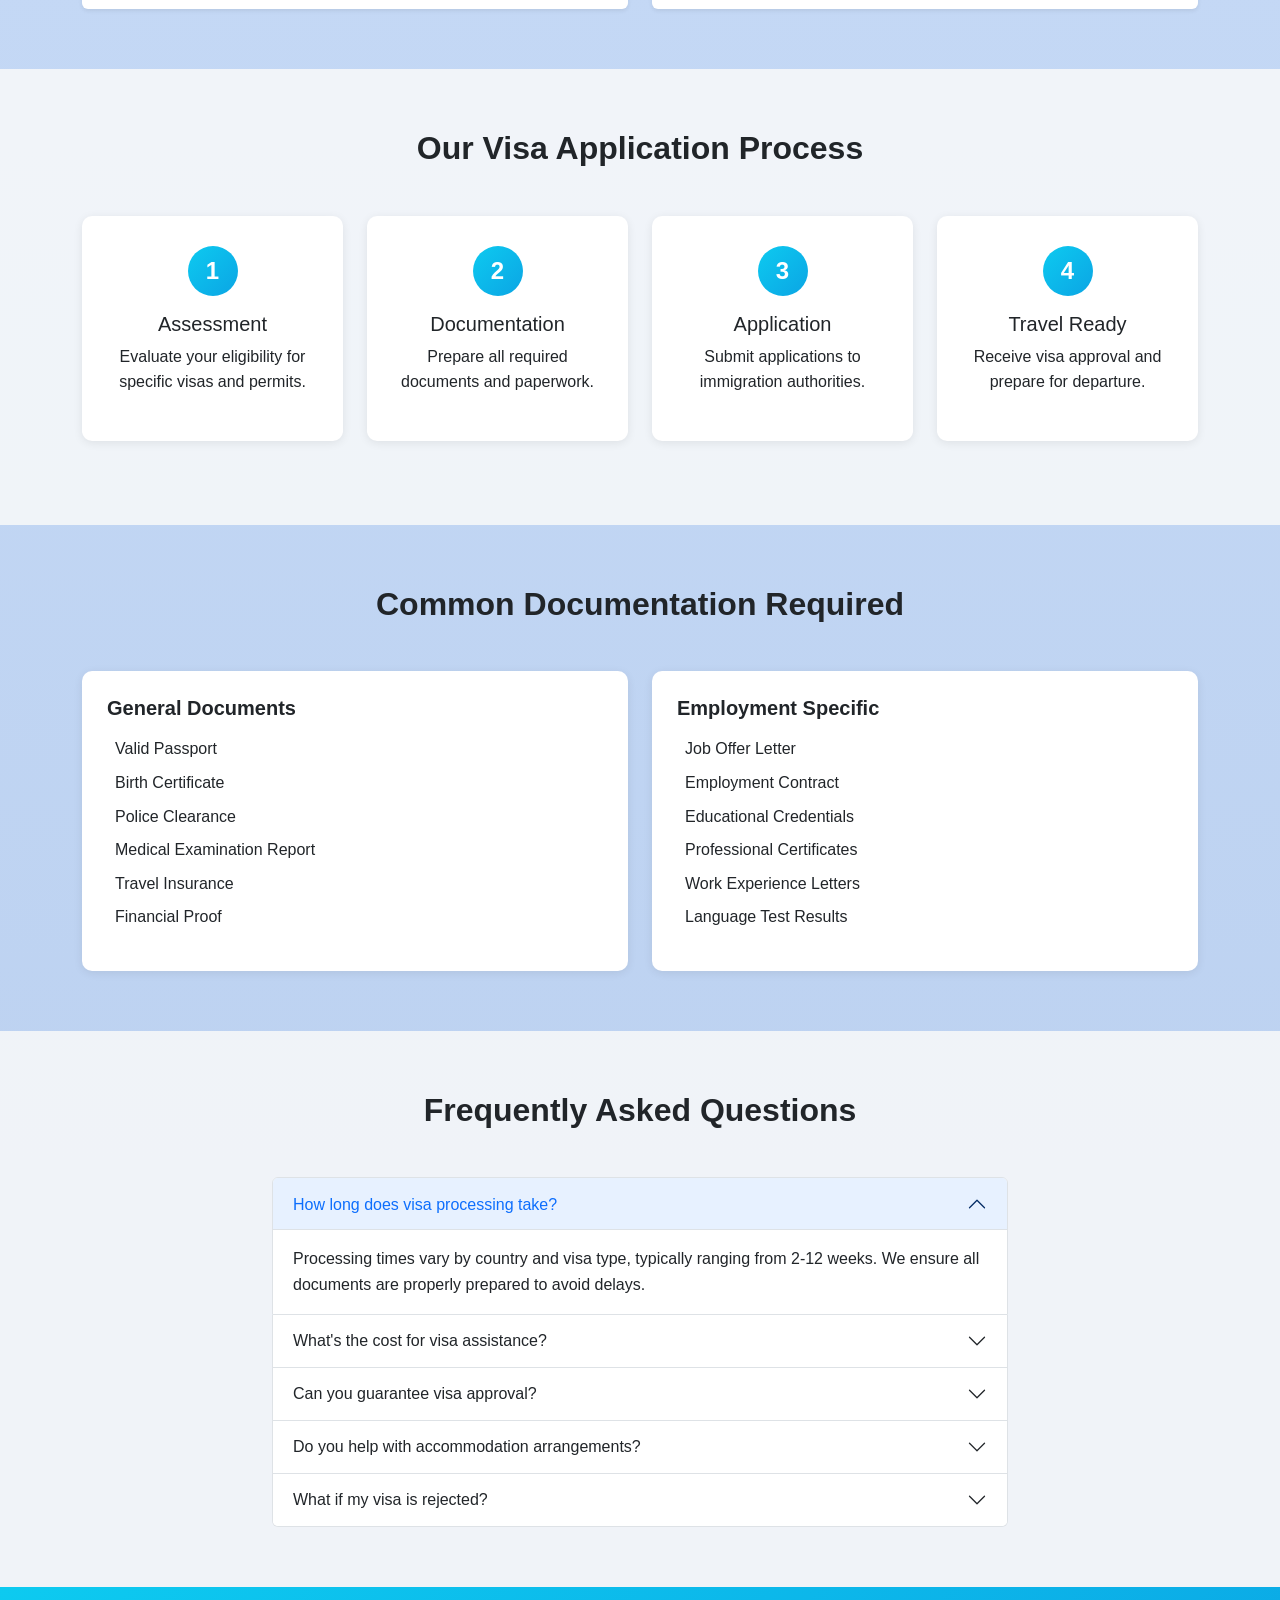
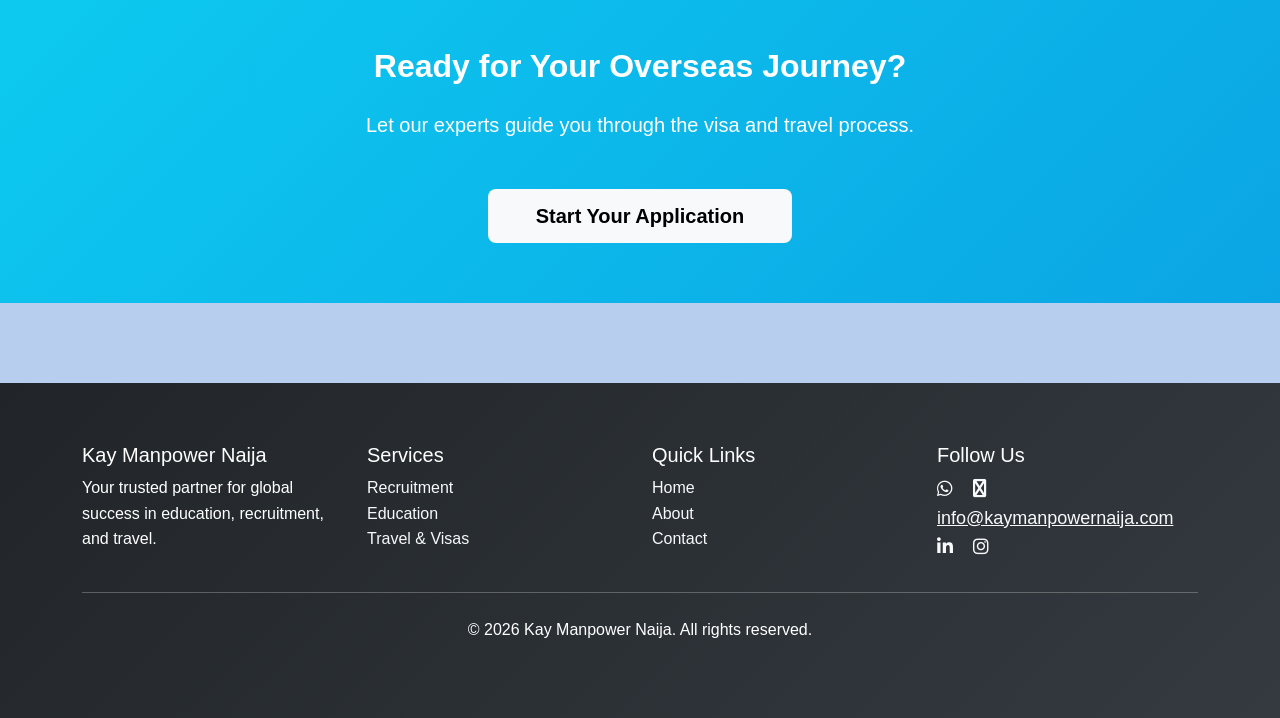
<file: travel.html>
<!DOCTYPE html>
<html lang="en">
<head>
    <meta charset="UTF-8">
    <meta name="viewport" content="width=device-width, initial-scale=1.0">
    <title>Travel & Overseas Opportunities - Kay Manpower Naija</title>
    <link href="https://cdn.jsdelivr.net/npm/bootstrap@5.3.0/dist/css/bootstrap.min.css" rel="stylesheet">
    <link rel="stylesheet" href="https://cdnjs.cloudflare.com/ajax/libs/font-awesome/6.4.0/css/all.min.css">
    <link rel="stylesheet" href="assets/css/style.css">
</head>
<body>
    <!-- Navigation -->
    <nav class="navbar navbar-expand-lg navbar-dark bg-primary sticky-top">
        <div class="container-fluid">
            <a class="navbar-brand fw-bold" href="index.html">
                <i class="fas fa-globe me-2"></i>Kay Manpower Naija
            </a>
            <button class="navbar-toggler" type="button" data-bs-toggle="collapse" data-bs-target="#navbarNav">
                <span class="navbar-toggler-icon"></span>
            </button>
            <div class="collapse navbar-collapse" id="navbarNav">
                <ul class="navbar-nav ms-auto">
                    <li class="nav-item"><a class="nav-link" href="index.html#home">Home</a></li>
                    <li class="nav-item"><a class="nav-link active" href="index.html#services">Services</a></li>
                    <li class="nav-item"><a class="nav-link" href="index.html#opportunities">Opportunities</a></li>
                    <li class="nav-item"><a class="nav-link" href="index.html#about">About Us</a></li>
                    <li class="nav-item"><a class="nav-link" href="index.html#contact">Contact</a></li>
                </ul>
            </div>
        </div>
    </nav>

    <!-- Page Header -->
    <section class="hero-section text-white text-center py-5" style="background: linear-gradient(135deg, #0dcaf0 0%, #0ba5e4 100%); min-height: 300px;">
        <div class="container py-5">
            <h1 class="display-4 fw-bold mb-4">Travel & Overseas Opportunities</h1>
            <p class="lead">Your pathway to working and living abroad</p>
        </div>
    </section>

    <!-- Service Details -->
    <section class="py-5">
        <div class="container">
            <div class="row mb-5">
                <div class="col-12">
                    <h2 class="fw-bold mb-4">Visa & Travel Services</h2>
                    <p>We handle all aspects of your international travel and work permit applications. Our experienced team ensures smooth processing and proper documentation for your overseas journey.</p>
                    <ul class="list-unstyled mt-4">
                        <li class="mb-3"><i class="fas fa-check-circle text-success me-3"></i><strong>Visa Application:</strong> Complete guidance through visa processes</li>
                        <li class="mb-3"><i class="fas fa-check-circle text-success me-3"></i><strong>Work Permits:</strong> Assistance with work authorization documents</li>
                        <li class="mb-3"><i class="fas fa-check-circle text-success me-3"></i><strong>Travel Planning:</strong> Accommodation and relocation support</li>
                        <li class="mb-3"><i class="fas fa-check-circle text-success me-3"></i><strong>Pre-departure:</strong> Orientation and practical guidance</li>
                    </ul>
                </div>
        
            </div>

            <!-- Visa Types -->
            <div class="row my-5">
                <div class="col-12">
                    <h3 class="fw-bold mb-4">Visa & Permit Types We Assist With</h3>
                </div>
            </div>

            <div class="row g-4">
                <div class="col-md-6">
                    <div class="card h-100 border-0 shadow-sm">
                        <div class="card-body">
                            <h5 class="card-title"><i class="fas fa-briefcase text-info me-2"></i>Work Visa</h5>
                            <p class="card-text">For professionals seeking employment opportunities abroad. We assist with employer sponsorship and work authorization.</p>
                            <div class="mb-3">
                                <p><strong>Processing Time:</strong> 2-4 Months</p>
                                <p><strong>Validity:</strong> 1-5 years (varies by country)</p>
                                <p><strong>Cost Range:</strong> $500 - $1000</p>
                            </div>
                            <h6>Countries:</h6>
                            <div>
                                <span class="badge bg-info me-2 mb-2">Germany</span>
                                <span class="badge bg-info me-2 mb-2">Poland</span>
                                <span class="badge bg-info me-2 mb-2">Albania</span>
                                <span class="badge bg-info mb-2">Portugal</span>
                            </div>
                        </div>
                    </div>
                </div>

                <div class="col-md-6">
                    <div class="card h-100 border-0 shadow-sm">
                        <div class="card-body">
                            <h5 class="card-title"><i class="fas fa-graduation-cap text-info me-2"></i>Student Visa</h5>
                            <p class="card-text">For students enrolled in accredited educational institutions. Full support with documentation and applications.</p>
                            <div class="mb-3">
                                <p><strong>Processing Time:</strong> 2-4 Months</p>
                                <p><strong>Validity:</strong> Duration of study program</p>
                                <p><strong>Cost Range:</strong> $500 - $1000</p>
                            </div>
                            <h6>Countries:</h6>
                            <div>
                                <span class="badge bg-info me-2 mb-2">Canada</span>
                                <span class="badge bg-info me-2 mb-2">Australia</span>
                                <span class="badge bg-info me-2 mb-2">Netherlands</span>
                                <span class="badge bg-info mb-2">Germany</span>
                            </div>
                        </div>
                    </div>
                </div>

                <div class="col-md-6">
                    <div class="card h-100 border-0 shadow-sm">
                        <div class="card-body">
                            <h5 class="card-title"><i class="fas fa-suitcase text-info me-2"></i>Skilled Migration Visa</h5>
                            <p class="card-text">For skilled professionals seeking permanent residency. Assessment and application support for skilled migration programs.</p>
                            <div class="mb-3">
                                <p><strong>Processing Time:</strong> 6-12 months</p>
                                <p><strong>Validity:</strong> Permanent or extended temporary</p>
                                <p><strong>Cost Range:</strong> $1,000 - $3,000</p>
                            </div>
                            <h6>Countries:</h6>
                            <div>
                                <span class="badge bg-info me-2 mb-2">Germany</span>
                                <span class="badge bg-info me-2 mb-2">Albania</span>
                                <span class="badge bg-info me-2 mb-2">Portugal</span>
                                <span class="badge bg-info mb-2 mb-2">Poland</span>
                                <span class="badge bg-info me-2 mb-2">Ireland</span>
                            </div>
                        </div>
                    </div>
                </div>

                <div class="col-md-6">
                    <div class="card h-100 border-0 shadow-sm">
                        <div class="card-body">
                            <h5 class="card-title"><i class="fas fa-plane text-info me-2"></i>Unskilled Migration Visa</h5>
                            <p class="card-text">For Unskilled Jobs Like: Farm, Fruit Picking, Warehouse, Hospitality, We Support with Work placement and visa documentation.</p>
                            <div class="mb-3">
                                <p><strong>Processing Time:</strong> 2-4 Months</p>
                                <p><strong>Validity:</strong> 3-12 months</p>
                                <p><strong>Cost Range:</strong> $500 - $2000</p>
                            </div>
                            <h6>Countries:</h6>
                            <div>
                                <span class="badge bg-info me-2 mb-2">Poland</span>
                                <span class="badge bg-info me-2 mb-2">Germany</span>
                                <span class="badge bg-info me-2 mb-2">Portugal</span>
                                <span class="badge bg-info mb-2">Albania</span>
                            </div>
                        </div>
                    </div>
                </div>
            </div>
        </div>
    </section>

    <!-- Process Section -->
    <section class="py-5 bg-light">
        <div class="container">
            <h2 class="text-center fw-bold mb-5">Our Visa Application Process</h2>
            <div class="row">
                <div class="col-md-3 text-center mb-4">
                    <div class="process-step">
                        <div class="step-number mb-3">1</div>
                        <h5>Assessment</h5>
                        <p>Evaluate your eligibility for specific visas and permits.</p>
                    </div>
                </div>
                <div class="col-md-3 text-center mb-4">
                    <div class="process-step">
                        <div class="step-number mb-3">2</div>
                        <h5>Documentation</h5>
                        <p>Prepare all required documents and paperwork.</p>
                    </div>
                </div>
                <div class="col-md-3 text-center mb-4">
                    <div class="process-step">
                        <div class="step-number mb-3">3</div>
                        <h5>Application</h5>
                        <p>Submit applications to immigration authorities.</p>
                    </div>
                </div>
                <div class="col-md-3 text-center mb-4">
                    <div class="process-step">
                        <div class="step-number mb-3">4</div>
                        <h5>Travel Ready</h5>
                        <p>Receive visa approval and prepare for departure.</p>
                    </div>
                </div>
            </div>
        </div>
    </section>

    <!-- Documentation Checklist -->
    <section class="py-5">
        <div class="container">
            <h2 class="text-center fw-bold mb-5">Common Documentation Required</h2>
            <div class="row">
                <div class="col-md-6">
                    <div class="checklist">
                        <h5 class="fw-bold mb-3">General Documents</h5>
                        <ul class="list-unstyled">
                            <li class="mb-2"><i class="fas fa-checkbox text-success me-2"></i>Valid Passport</li>
                            <li class="mb-2"><i class="fas fa-checkbox text-success me-2"></i>Birth Certificate</li>
                            <li class="mb-2"><i class="fas fa-checkbox text-success me-2"></i>Police Clearance</li>
                            <li class="mb-2"><i class="fas fa-checkbox text-success me-2"></i>Medical Examination Report</li>
                            <li class="mb-2"><i class="fas fa-checkbox text-success me-2"></i>Travel Insurance</li>
                            <li class="mb-2"><i class="fas fa-checkbox text-success me-2"></i>Financial Proof</li>
                        </ul>
                    </div>
                </div>
                <div class="col-md-6">
                    <div class="checklist">
                        <h5 class="fw-bold mb-3">Employment Specific</h5>
                        <ul class="list-unstyled">
                            <li class="mb-2"><i class="fas fa-checkbox text-success me-2"></i>Job Offer Letter</li>
                            <li class="mb-2"><i class="fas fa-checkbox text-success me-2"></i>Employment Contract</li>
                            <li class="mb-2"><i class="fas fa-checkbox text-success me-2"></i>Educational Credentials</li>
                            <li class="mb-2"><i class="fas fa-checkbox text-success me-2"></i>Professional Certificates</li>
                            <li class="mb-2"><i class="fas fa-checkbox text-success me-2"></i>Work Experience Letters</li>
                            <li class="mb-2"><i class="fas fa-checkbox text-success me-2"></i>Language Test Results</li>
                        </ul>
                    </div>
                </div>
            </div>
        </div>
    </section>

    <!-- FAQ Section -->
    <section class="py-5 bg-light">
        <div class="container">
            <h2 class="text-center fw-bold mb-5">Frequently Asked Questions</h2>
            <div class="row">
                <div class="col-md-8 mx-auto">
                    <div class="accordion" id="faqAccordion">
                        <div class="accordion-item">
                            <h2 class="accordion-header">
                                <button class="accordion-button" type="button" data-bs-toggle="collapse" data-bs-target="#faq1">
                                    How long does visa processing take?
                                </button>
                            </h2>
                            <div id="faq1" class="accordion-collapse collapse show" data-bs-parent="#faqAccordion">
                                <div class="accordion-body">
                                    Processing times vary by country and visa type, typically ranging from 2-12 weeks. We ensure all documents are properly prepared to avoid delays.
                                </div>
                            </div>
                        </div>
                        <div class="accordion-item">
                            <h2 class="accordion-header">
                                <button class="accordion-button collapsed" type="button" data-bs-toggle="collapse" data-bs-target="#faq2">
                                    What's the cost for visa assistance?
                                </button>
                            </h2>
                            <div id="faq2" class="accordion-collapse collapse" data-bs-parent="#faqAccordion">
                                <div class="accordion-body">
                                    Our consultation is free. Government visa fees vary by country ($100-$3,000). Our service fee for processing and documentation is typically $500-$1,500.
                                </div>
                            </div>
                        </div>
                        <div class="accordion-item">
                            <h2 class="accordion-header">
                                <button class="accordion-button collapsed" type="button" data-bs-toggle="collapse" data-bs-target="#faq3">
                                    Can you guarantee visa approval?
                                </button>
                            </h2>
                            <div id="faq3" class="accordion-collapse collapse" data-bs-parent="#faqAccordion">
                                <div class="accordion-body">
                                    We cannot guarantee approval as final decisions rest with immigration authorities. However, our thorough assessment and proper documentation greatly increase approval chances.
                                </div>
                            </div>
                        </div>
                        <div class="accordion-item">
                            <h2 class="accordion-header">
                                <button class="accordion-button collapsed" type="button" data-bs-toggle="collapse" data-bs-target="#faq4">
                                    Do you help with accommodation arrangements?
                                </button>
                            </h2>
                            <div id="faq4" class="accordion-collapse collapse" data-bs-parent="#faqAccordion">
                                <div class="accordion-body">
                                    Yes, we provide accommodation guidance and can connect you with verified housing options in your destination country.
                                </div>
                            </div>
                        </div>
                        <div class="accordion-item">
                            <h2 class="accordion-header">
                                <button class="accordion-button collapsed" type="button" data-bs-toggle="collapse" data-bs-target="#faq5">
                                    What if my visa is rejected?
                                </button>
                            </h2>
                            <div id="faq5" class="accordion-collapse collapse" data-bs-parent="#faqAccordion">
                                <div class="accordion-body">
                                    We analyze the rejection reason and help you prepare an appeal or reapplication. We have successfully helped many clients overcome initial rejections.
                                </div>
                            </div>
                        </div>
                    </div>
                </div>
            </div>
        </div>
    </section>

    <!-- CTA Section -->
    <section class="py-5" style="background: linear-gradient(135deg, #0dcaf0 0%, #0ba5e4 100%); color: white;">
        <div class="container text-center">
            <h2 class="fw-bold mb-4">Ready for Your Overseas Journey?</h2>
            <p class="lead mb-5">Let our experts guide you through the visa and travel process.</p>
            <a href="index.html#contact" class="btn btn-light btn-lg px-5">Start Your Application</a>
        </div>
    </section>

    <!-- Footer -->
    <footer class="footer bg-dark text-white py-5">
        <div class="container">
            <div class="row g-4">
                <div class="col-md-3">
                    <h5>Kay Manpower Naija</h5>
                    <p>Your trusted partner for global success in education, recruitment, and travel.</p>
                </div>
                <div class="col-md-3">
                    <h5>Services</h5>
                    <ul class="list-unstyled">
                        <li><a href="recruitment.html" class="text-decoration-none text-light">Recruitment</a></li>
                        <li><a href="education.html" class="text-decoration-none text-light">Education</a></li>
                        <li><a href="#" class="text-decoration-none text-light">Travel & Visas</a></li>
                    </ul>
                </div>
                <div class="col-md-3">
                    <h5>Quick Links</h5>
                    <ul class="list-unstyled">
                        <li><a href="index.html" class="text-decoration-none text-light">Home</a></li>
                        <li><a href="index.html#about" class="text-decoration-none text-light">About</a></li>
                        <li><a href="index.html#contact" class="text-decoration-none text-light">Contact</a></li>
                    </ul>
                </div>
                <div class="col-md-3">
                    <h5>Follow Us</h5>
                    <div class="social-links">
                        <a href="https://wa.me/2347035946918" class="text-light me-3"><i class="fab fa-whatsapp"></i></a>
                        <a href="mailto:info@kaymanpowernaija.com" class="text-light me-3"><i class="fab fa-envelope"></i>info@kaymanpowernaija.com</a>
                        <a href="#" class="text-light me-3"><i class="fab fa-linkedin-in"></i></a>
                        <a href="https://instagram.com" class="text-light"><i class="fab fa-instagram"></i></a>
                    </div>
                </div>
            </div>
            <hr class="my-4">
            <div class="text-center">
                <p>&copy; 2026 Kay Manpower Naija. All rights reserved.</p>
            </div>
        </div>
    </footer>

    <style>
        .process-step {
            background: white;
            padding: 30px;
            border-radius: 10px;
            box-shadow: 0 2px 10px rgba(0, 0, 0, 0.08);
        }

        .step-number {
            width: 50px;
            height: 50px;
            background: linear-gradient(135deg, #0dcaf0 0%, #0ba5e4 100%);
            color: white;
            border-radius: 50%;
            display: flex;
            align-items: center;
            justify-content: center;
            font-size: 24px;
            font-weight: bold;
            margin: 0 auto;
        }

        .checklist {
            background: white;
            padding: 25px;
            border-radius: 10px;
            box-shadow: 0 2px 10px rgba(0, 0, 0, 0.08);
        }

        .accordion-button:not(.collapsed) {
            background-color: #e7f1ff;
            color: #0d6efd;
        }
    </style>

    <script src="https://cdn.jsdelivr.net/npm/bootstrap@5.3.0/dist/js/bootstrap.bundle.min.js"></script>
    <script src="assets/js/main.js"></script>
</body>
</html>
</file>
<file: assets/css/style.css>
/* Root Variables */
:root {
    --primary-color: #0d6efd;
    --secondary-color: #198754;
    --danger-color: #dc3545;
    --info-color: #0dcaf0;
    --light-bg: #f8f9fa;
    --dark-text: #212529;
    --border-color: #dee2e6;
}

/* General Styles */
* {
    margin: 0;
    padding: 0;
    box-sizing: border-box;
}

html {
    scroll-behavior: smooth;
}

body {
    font-family: 'Segoe UI', Tahoma, Geneva, Verdana, sans-serif;
    color: var(--dark-text);
    line-height: 1.6;
    background: linear-gradient(180deg, rgba(13, 110, 253, 0.18), rgba(10, 88, 202, 0.28));
    background-color: #f8f9fa;
}

.bg-light {
    background-color: rgba(248, 249, 250, 0.88) !important;
}

/* Hero Section */
.hero-section {
    background: rgba(0, 0, 0, 0.18);
    min-height: 600px;
    display: flex;
    align-items: center;
    justify-content: center;
    position: relative;
    overflow: hidden;
}

.hero-section::before {
    content: '';
    position: absolute;
    top: 0;
    left: 0;
    right: 0;
    bottom: 0;
    background: rgba(0, 0, 0, 0.22);
}

/* Decorative hero image placed on the right side */
.hero-section::after {
    display: none;
}

.hero-section .container {
    position: relative;
    z-index: 1;
}

.hero-section h1 {
    text-shadow: 2px 2px 4px rgba(0, 0, 0, 0.3);
    animation: slideInDown 0.8s ease-out;
}

.hero-section p {
    text-shadow: 1px 1px 2px rgba(0, 0, 0, 0.3);
}

/* Service Cards */
.service-card {
    background: white;
    border-radius: 10px;
    padding: 30px;
    box-shadow: 0 4px 15px rgba(0, 0, 0, 0.1);
    transition: all 0.3s ease;
    border-top: 4px solid var(--primary-color);
}

.service-card:hover {
    transform: translateY(-10px);
    box-shadow: 0 8px 25px rgba(0, 0, 0, 0.15);
}

.service-card:nth-child(2) {
    border-top-color: var(--secondary-color);
}

.service-card:nth-child(3) {
    border-top-color: var(--info-color);
}

.service-icon {
    width: 70px;
    height: 70px;
    border-radius: 50%;
    display: flex;
    align-items: center;
    justify-content: center;
    font-size: 32px;
    color: white;
}

.service-card h4 {
    color: var(--dark-text);
    font-weight: 600;
}

.service-card p {
    color: #6c757d;
    font-size: 14px;
}

.service-card ul li {
    color: #6c757d;
    font-size: 14px;
    margin-bottom: 8px;
}

/* Opportunity Cards */
.opportunity-card {
    background: white;
    border-left: 5px solid var(--primary-color);
    padding: 25px;
    border-radius: 8px;
    box-shadow: 0 2px 10px rgba(0, 0, 0, 0.08);
    transition: all 0.3s ease;
    margin-bottom: 20px;
}

.opportunity-card:hover {
    box-shadow: 0 5px 20px rgba(0, 0, 0, 0.12);
}

.opportunity-card h5 {
    color: var(--dark-text);
    font-weight: 600;
    margin-top: 10px;
}

.opportunity-card .badge {
    font-size: 12px;
    padding: 5px 10px;
}

.opportunity-card p {
    font-size: 14px;
    margin: 8px 0;
}

/* Contact Cards */
.contact-card {
    background: white;
    padding: 30px;
    border-radius: 10px;
    box-shadow: 0 2px 10px rgba(0, 0, 0, 0.08);
    transition: all 0.3s ease;
}

.contact-card:hover {
    transform: translateY(-5px);
    box-shadow: 0 5px 20px rgba(0, 0, 0, 0.12);
}

.contact-icon {
    width: 60px;
    height: 60px;
    border-radius: 50%;
    display: flex;
    align-items: center;
    justify-content: center;
    font-size: 24px;
    color: white;
    margin: 0 auto;
}

.contact-card h5 {
    font-weight: 600;
    color: var(--dark-text);
}

.contact-card a {
    color: var(--primary-color);
    text-decoration: none;
}

.contact-card a:hover {
    text-decoration: underline;
}

/* Contact Form */
.contact-form {
    background: var(--light-bg);
    padding: 30px;
    border-radius: 10px;
    box-shadow: 0 2px 10px rgba(0, 0, 0, 0.08);
}

.contact-form .form-control,
.contact-form .form-select {
    border: 2px solid var(--border-color);
    border-radius: 8px;
    padding: 12px 15px;
    font-size: 14px;
    transition: all 0.3s ease;
}

.contact-form .form-control:focus,
.contact-form .form-select:focus {
    border-color: var(--primary-color);
    box-shadow: 0 0 0 0.2rem rgba(13, 110, 253, 0.25);
}

.contact-form label {
    font-weight: 600;
    color: var(--dark-text);
    margin-bottom: 8px;
}

/* Navbar Customization */
.navbar {
    box-shadow: 0 2px 10px rgba(0, 0, 0, 0.1);
}

.navbar-brand {
    font-size: 20px;
}

.nav-link {
    margin: 0 5px;
    transition: all 0.3s ease;
}

.nav-link:hover {
    color: #ffc107 !important;
}

/* Section Padding */
.py-5 {
    padding-top: 60px !important;
    padding-bottom: 60px !important;
}

/* Footer */
.footer {
    background: linear-gradient(135deg, #212529 0%, #343a40 100%);
    margin-top: 80px;
}

.footer a:hover {
    color: #ffc107 !important;
    transition: all 0.3s ease;
}

.social-links a {
    font-size: 18px;
    transition: all 0.3s ease;
}

.social-links a:hover {
    transform: translateY(-3px);
    color: #ffc107 !important;
}

/* Buttons */
.btn {
    border-radius: 8px;
    font-weight: 600;
    padding: 12px 25px;
    transition: all 0.3s ease;
    border: none;
}

.btn-primary {
    background: linear-gradient(135deg, #0d6efd 0%, #0b5ed7 100%);
}

.btn-primary:hover {
    background: linear-gradient(135deg, #0b5ed7 0%, #0a58ca 100%);
    transform: translateY(-2px);
    box-shadow: 0 5px 15px rgba(13, 110, 253, 0.4);
}

.btn-success:hover {
    transform: translateY(-2px);
    box-shadow: 0 5px 15px rgba(25, 135, 84, 0.4);
}

.btn-info:hover {
    transform: translateY(-2px);
    box-shadow: 0 5px 15px rgba(13, 202, 240, 0.4);
}

.btn-outline-light:hover {
    background: white;
    color: var(--primary-color);
}

/* Animations */
@keyframes slideInDown {
    from {
        opacity: 0;
        transform: translateY(-30px);
    }
    to {
        opacity: 1;
        transform: translateY(0);
    }
}

@keyframes fadeIn {
    from {
        opacity: 0;
    }
    to {
        opacity: 1;
    }
}

/* Responsive Design */
@media (max-width: 768px) {
    .hero-section {
        min-height: 400px;
    }

    .hero-section h1 {
        font-size: 28px;
    }

    .hero-section p {
        font-size: 16px;
    }

    .service-card {
        padding: 20px;
    }

    .btn-lg {
        padding: 10px 20px !important;
        font-size: 14px;
    }

    .contact-form {
        padding: 20px;
    }

    .social-links a {
        font-size: 16px;
        margin-right: 15px !important;
    }
    .hero-section::after {
        display: none;
    }
}

@media (max-width: 576px) {
    .hero-section h1 {
        font-size: 24px;
    }

    .display-3 {
        font-size: 40px;
    }

    .footer {
        padding: 30px 0 !important;
    }

    .footer h5 {
        font-size: 16px;
        margin-top: 20px;
    }
}

/* Accessibility */
a:focus,
button:focus,
input:focus {
    outline: 2px solid var(--primary-color);
    outline-offset: 2px;
}

/* Print Styles */
@media print {
    .navbar,
    .footer,
    .btn {
        display: none;
    }
}
</file>
